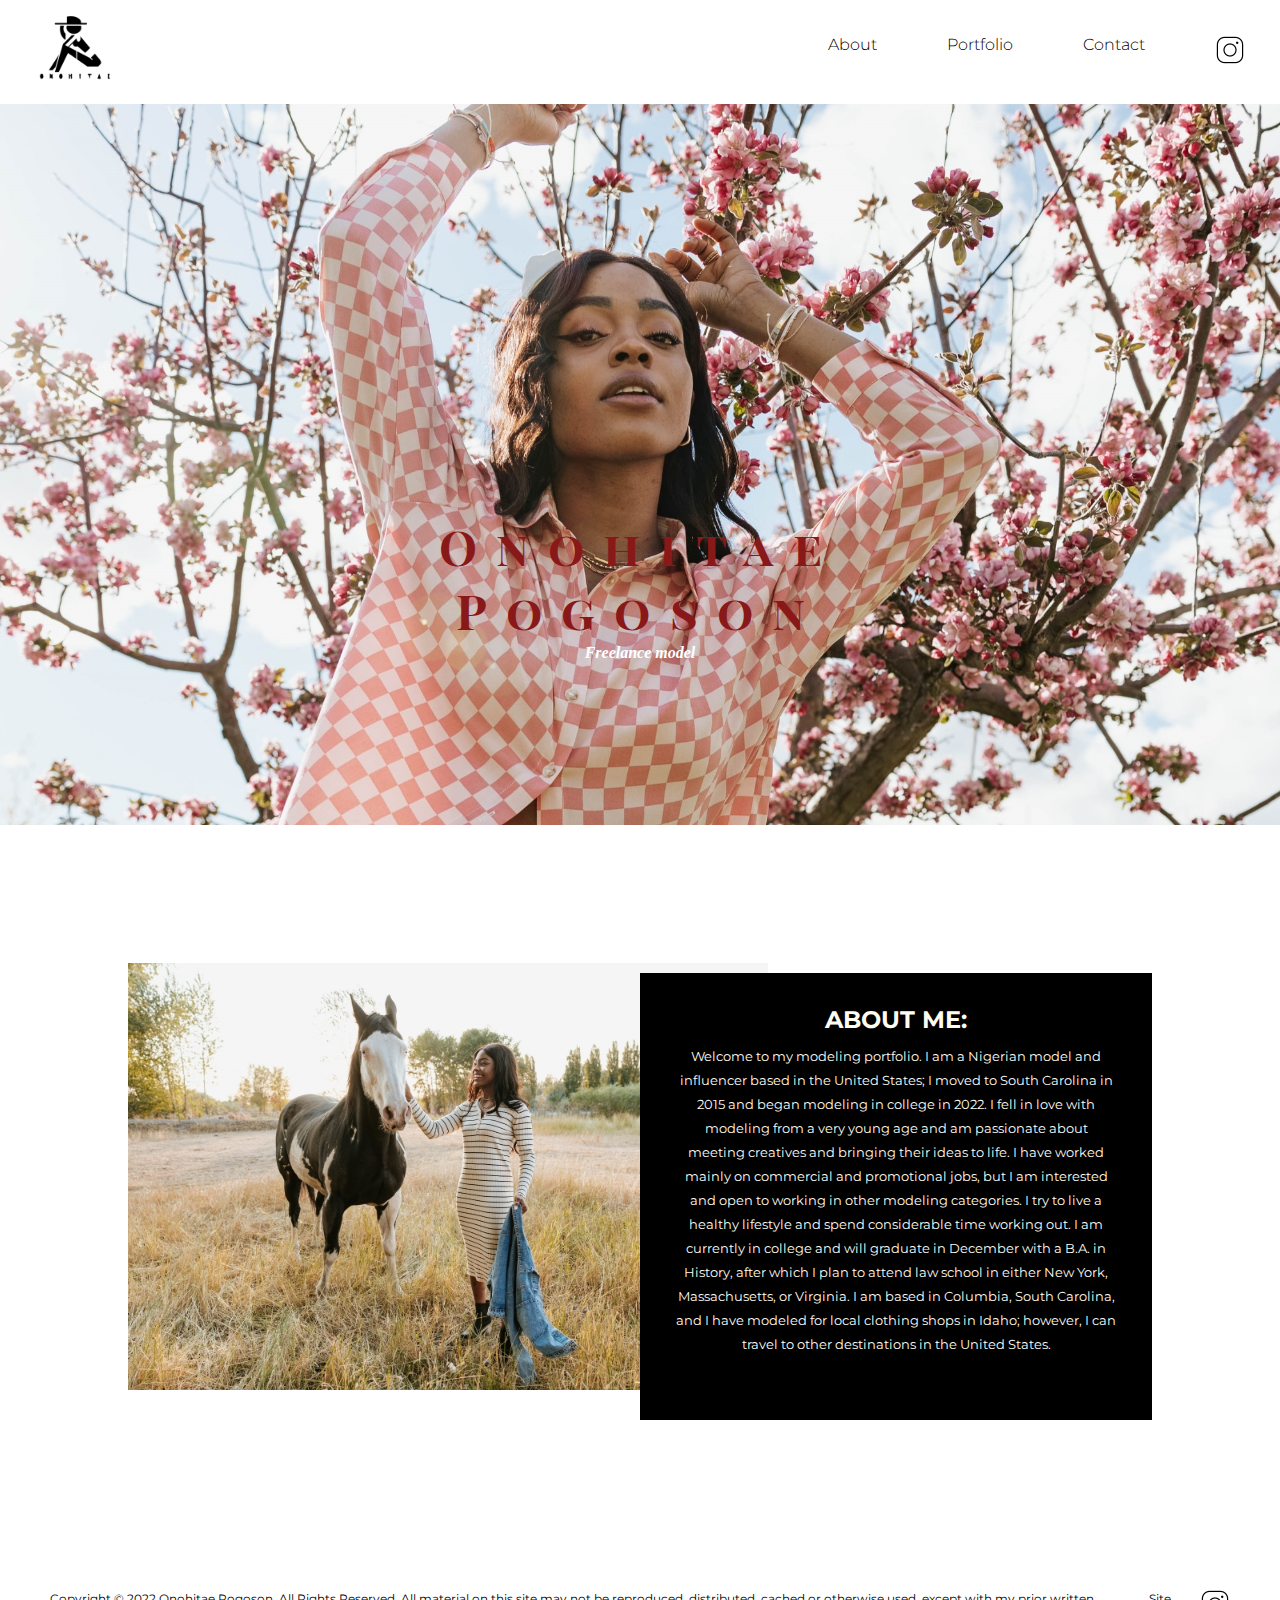
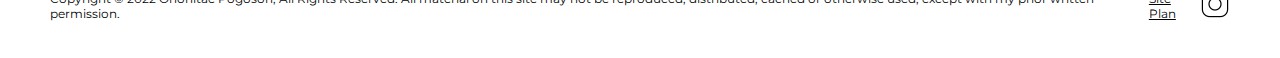
<file: portfolio/index.html>
<!DOCTYPE html>
<html lang="en">
<head>
    <meta charset="UTF-8">
    <meta http-equiv="X-UA-Compatible" content="IE=edge">
    <meta name="viewport" content="width=device-width, initial-scale=1.0">
    <title>Onohitae Pogoson | Modeling Portfolio | About</title>
    <link rel="stylesheet" href="styles/style.css">
</head>
<body>
    <div id="content">
    <header>
        <a id="logo_link" href="index.html">
            <img class="logo" src="images/logo2.png" alt="Onohitae">
        </a>
        <nav>
            <a href="index.html">About</a>
            <a href="portfolio.html">Portfolio</a>
            <a href="contact.html">Contact</a>
            <a href="https://www.instagram.com/ono.hitae" target="_blank">
                <img src="images/IG_icon2.png" alt="ig icon">
            </a>
        </nav>
    </header>
    <div id="hero">
        <div id="hero-box">
            <img id="hero-img" src="images/hero11.jpg" alt="portrait photo">
        </div>
        <section id="hero-msg">
            <h1 class="home-title">Onohitae Pogoson</h1>
            <h4><i>Freelance model</i></h4>
        </section>
    </div>
    <main class="home-grid">
        <div id="background"></div>
        <img class="about" src="images/horse2.jpg" alt="portrait photo">
        <section class="msg">
            <h2>ABOUT ME:</h2>
            <p>Welcome to my modeling portfolio. I am a Nigerian model and influencer based in the United States; I moved to South Carolina in 2015 and began modeling in college in 2022. I fell in love with modeling from a very young age and am passionate about meeting creatives and bringing their ideas to life. I have worked mainly on commercial and promotional jobs, but I am interested and open to working in other modeling categories. I try to live a healthy lifestyle and spend considerable time working out. I am currently in college and will graduate in December with a B.A. in History, after which I plan to attend law school in either New York, Massachusetts, or Virginia. I am based in Columbia, South Carolina, and I have modeled for local clothing shops in Idaho; however, I can travel to other destinations in the United States.</p>
        </section>  
    </main>
    <footer>
        <p>Copyright &copy; 2022 Onohitae Pogoson, All Rights Reserved. All material on this site may not be reproduced, distributed, cached or otherwise used, except with my prior written permission.</p>
        <p><a href="site-plan.html" target="_blank">Site Plan</a></p>
        <div class="social">
            <a href="https://www.instagram.com/ono.hitae" target="_blank">
                <img src="images/IG_icon2.png" alt="ig icon">
            </a>
        </div>
    </footer>
    </div>
</body>
</html>
</file>
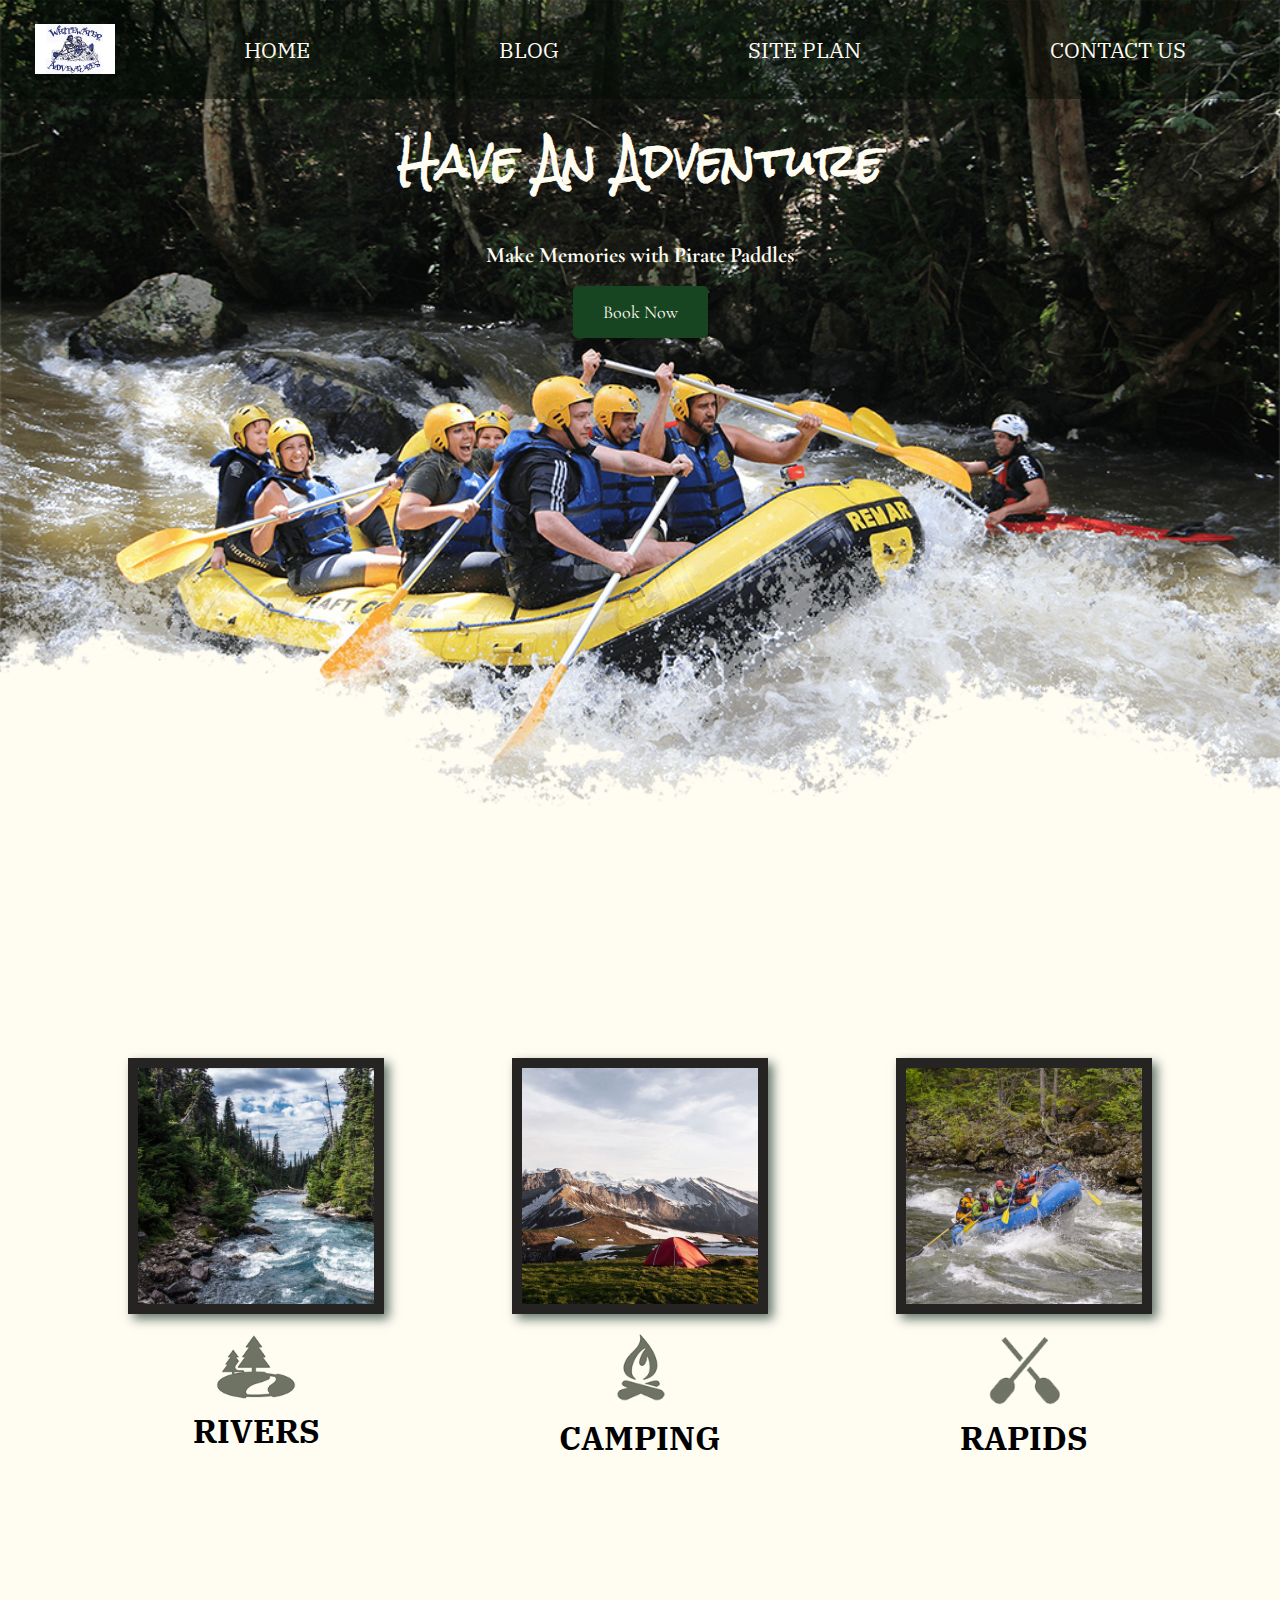
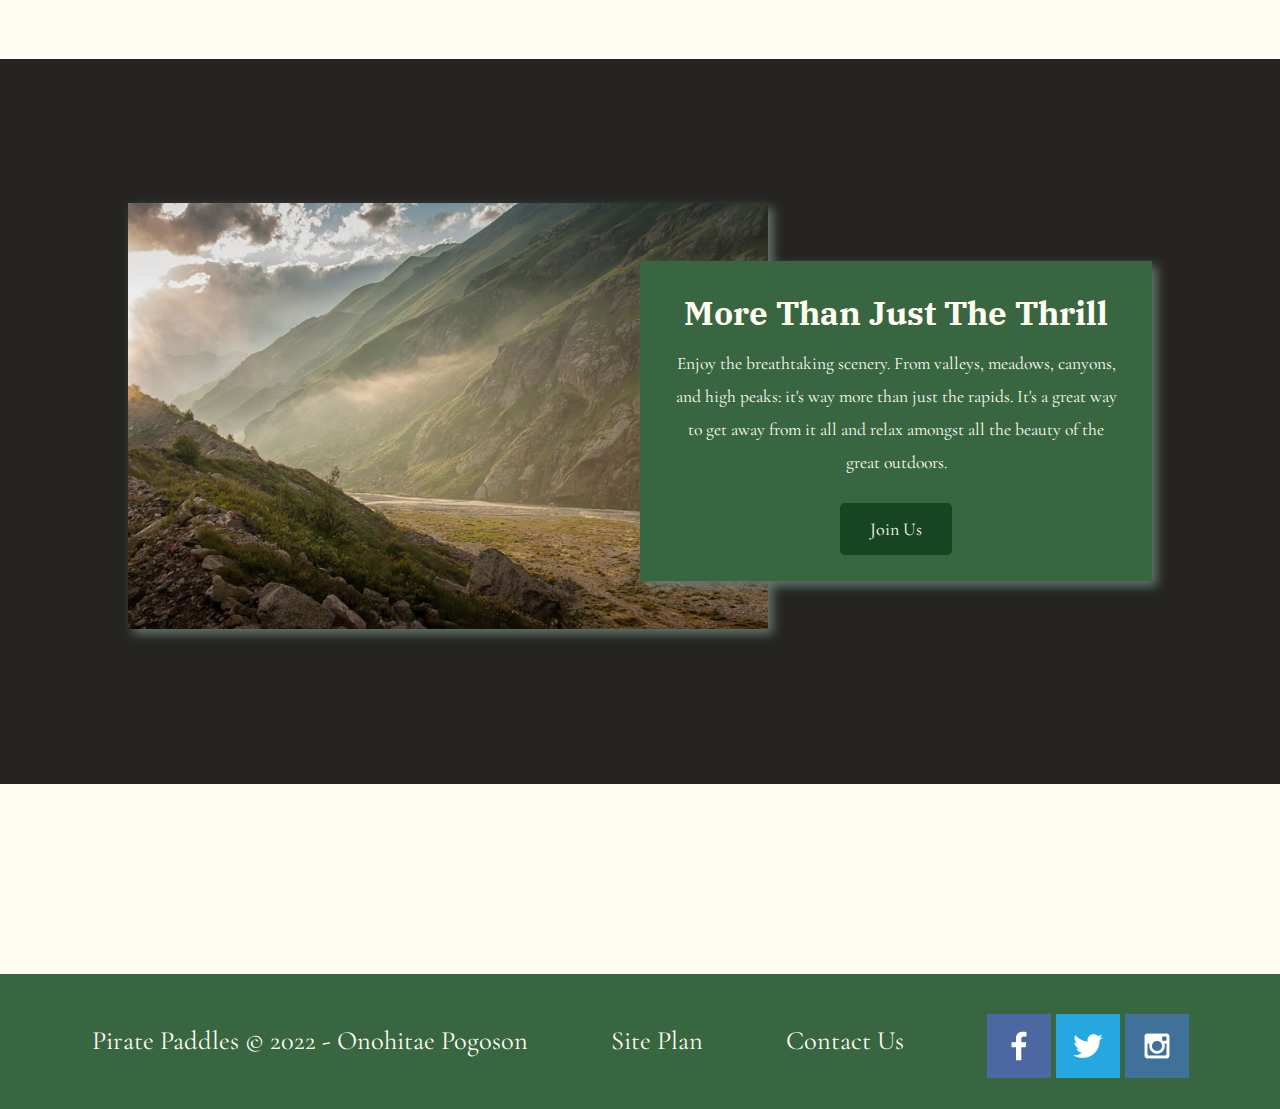
<file: wwr/index.html>
<!DOCTYPE html>
<html lang="en">
<head>
    <meta charset="UTF-8">
    <meta http-equiv="X-UA-Compatible" content="IE=edge">
    <meta name="viewport" content="width=device-width, initial-scale=1.0">
    <title>Whitewater Rafting Vacations | Pirate Paddles Boating | Home</title>
    <link rel="stylesheet" href="styles/style.css">
</head>
<body>
    <div id="content">
    <header>
        <a id="logo_link" href="index.html">
            <img class="logo" src="images/skeletons.png" alt="Pirate Paddles Co. Logo">
        </a>
        <nav>
            <a href="index.html">HOME</a>
            <a href="blog.html">BLOG</a>
            <a href="site-plan-rafting.html">SITE PLAN</a>
            <a href="contactus.html">CONTACT US</a>
        </nav>
    </header>
    <div id="hero">
        <div id="hero-box">
            <img id="hero-img" src="images/hero.png" alt="People enjoying white water rafting">
        </div>
        <section id="hero-msg">
            <h1 class="home-title">Have An Adventure</h1>
            <h4>Make Memories with Pirate Paddles</h4>
            <div class='botton-box'>
                <a class='book' href=contactus.html>Book Now</a>
            </div>
        </section>
    </div>
    <main class="home-grid">
        <section class="rivers-card">
            <img class="card-img" src="images/rivers.jpg" alt="river in forest">
            <img class="icon" src="images/river_icon.png" alt="river icon">
            <h2>RIVERS</h2>
        </section>
        <section class="camping-card">
            <img class="card-img" src="images/camping.jpg" alt="tent in mountains">
            <img class="icon" src="images/fire_icon.png" alt="fire icon">
            <h2>CAMPING</h2>
        </section>
        <section class="rapids-card">
            <img class="card-img" src="images/rapids.jpg" alt="rafting boat">
            <img class="icon" src="images/oars_icon.png" alt="oars icon">
            <h2>RAPIDS</h2>
        </section>
        <div id="background"></div>
        <img class="mountains" src="images/mountains.jpg" alt="Misty mountains">
        <section class="msg">
            <h2>More Than Just The Thrill</h2>
            <p>Enjoy the breathtaking scenery. From valleys, meadows, canyons, and high peaks: it's way more than just the rapids. It's a great way to get away from it all and relax amongst all the beauty of the great outdoors.</p>
            <a class='join' href="rivers.html">Join Us</a>
        </section>
    </main>
    <footer>
        <p>Pirate Paddles &copy; 2022 - Onohitae Pogoson</p>
        <p><a href="site-plan-rafting.html">Site Plan</a></p>
        <p><a href="contactus.html">Contact Us</a></p>
        <div class="social">
            <a href="https://facebook.com" target="_blank">
                <img src="images/facebook.png" alt="fb icon">
            </a>
            <a href="https://twitter.com" target="_blank">
                <img src="images/twitter.png" alt="twitter icon">
            </a>
            <a href="https://instagram.com" target="_blank">
                <img src="images/instagram.png" alt="instagram icon">
            </a>
        </div>
    </footer>
    </div>
</body>
</html>
</file>
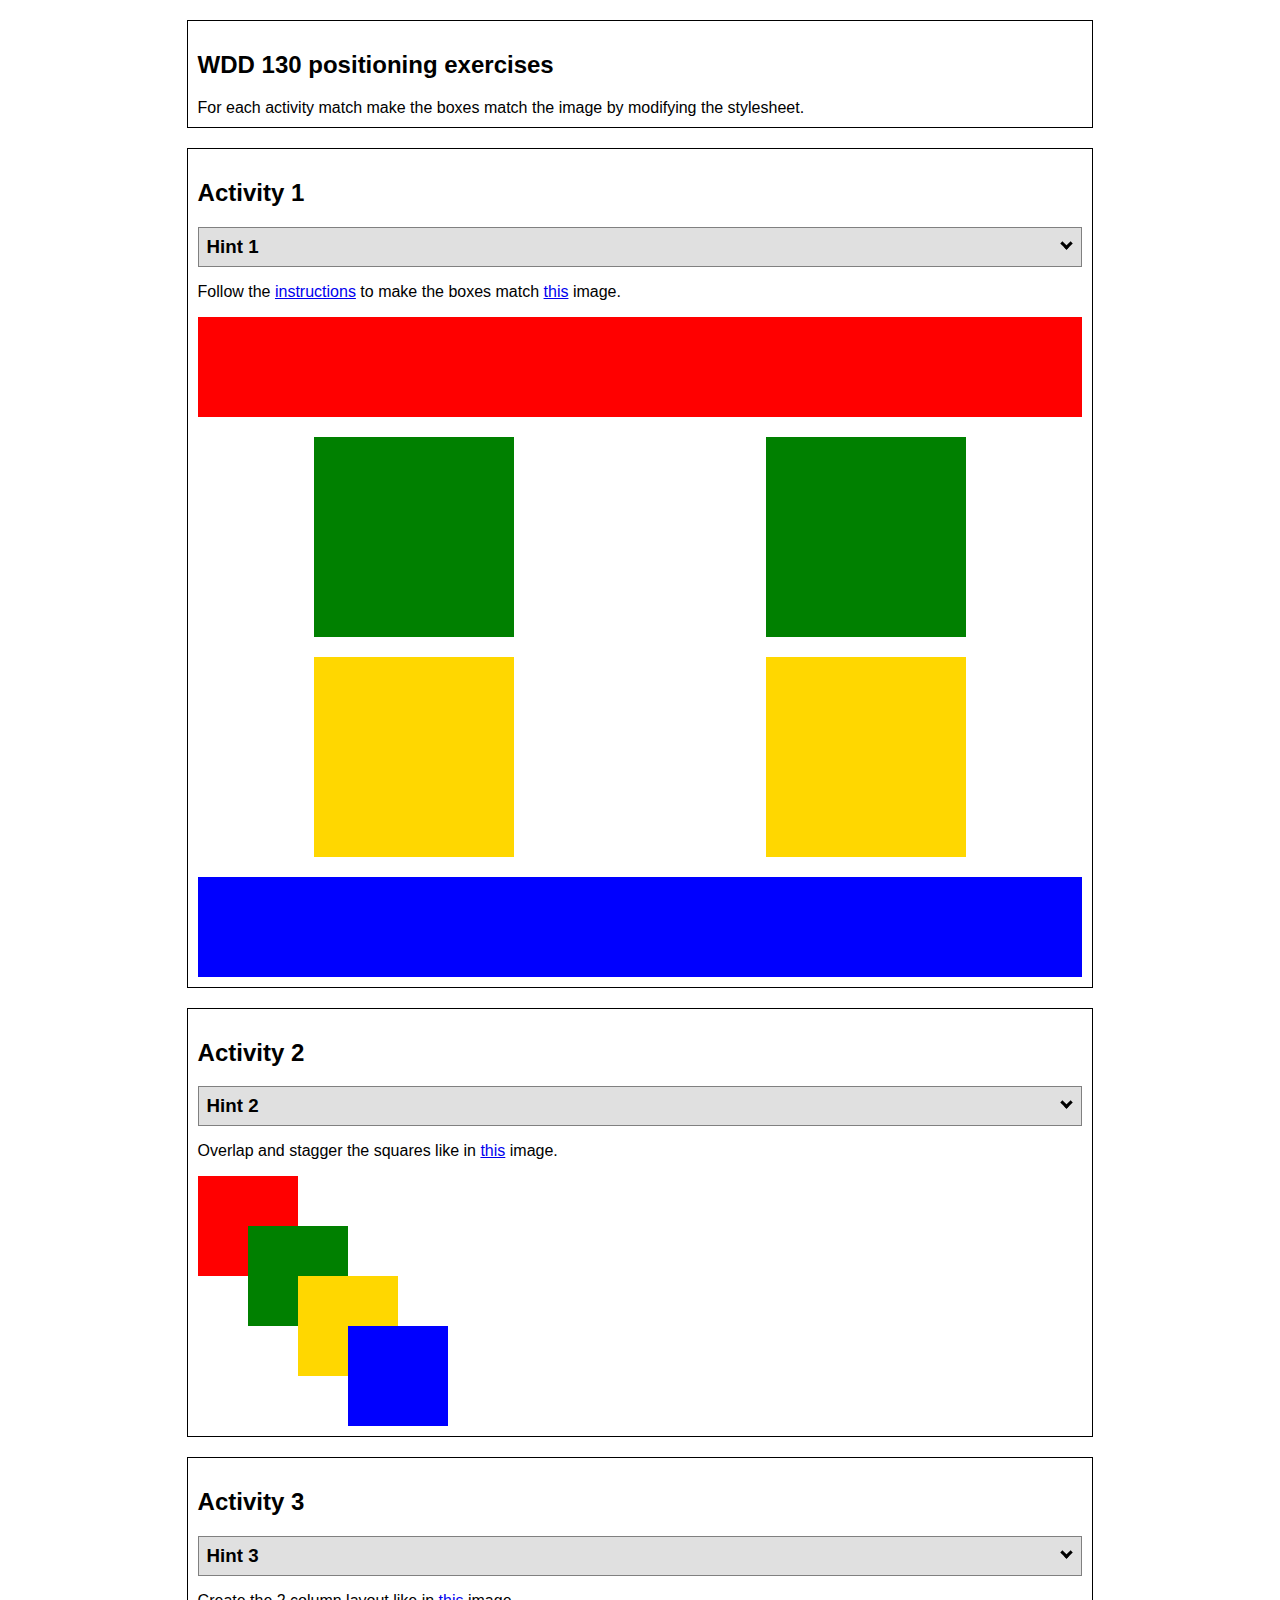
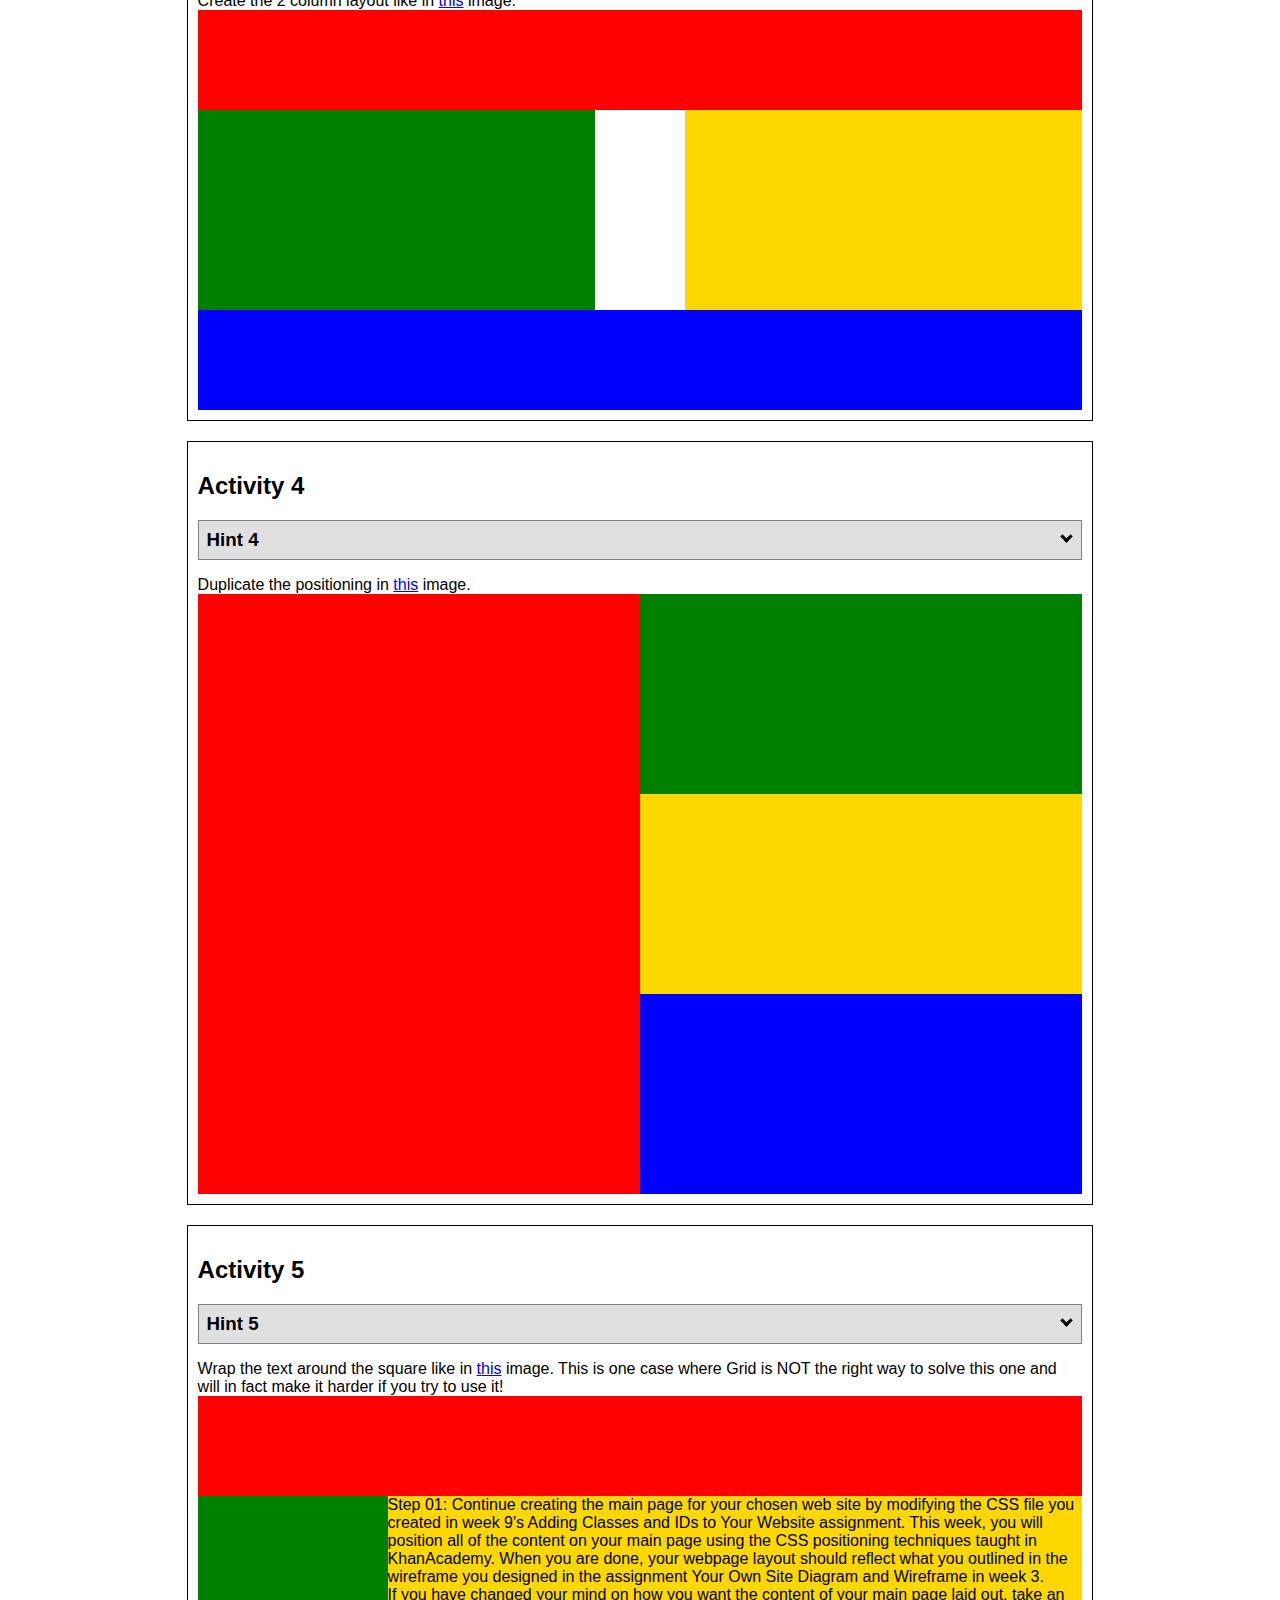
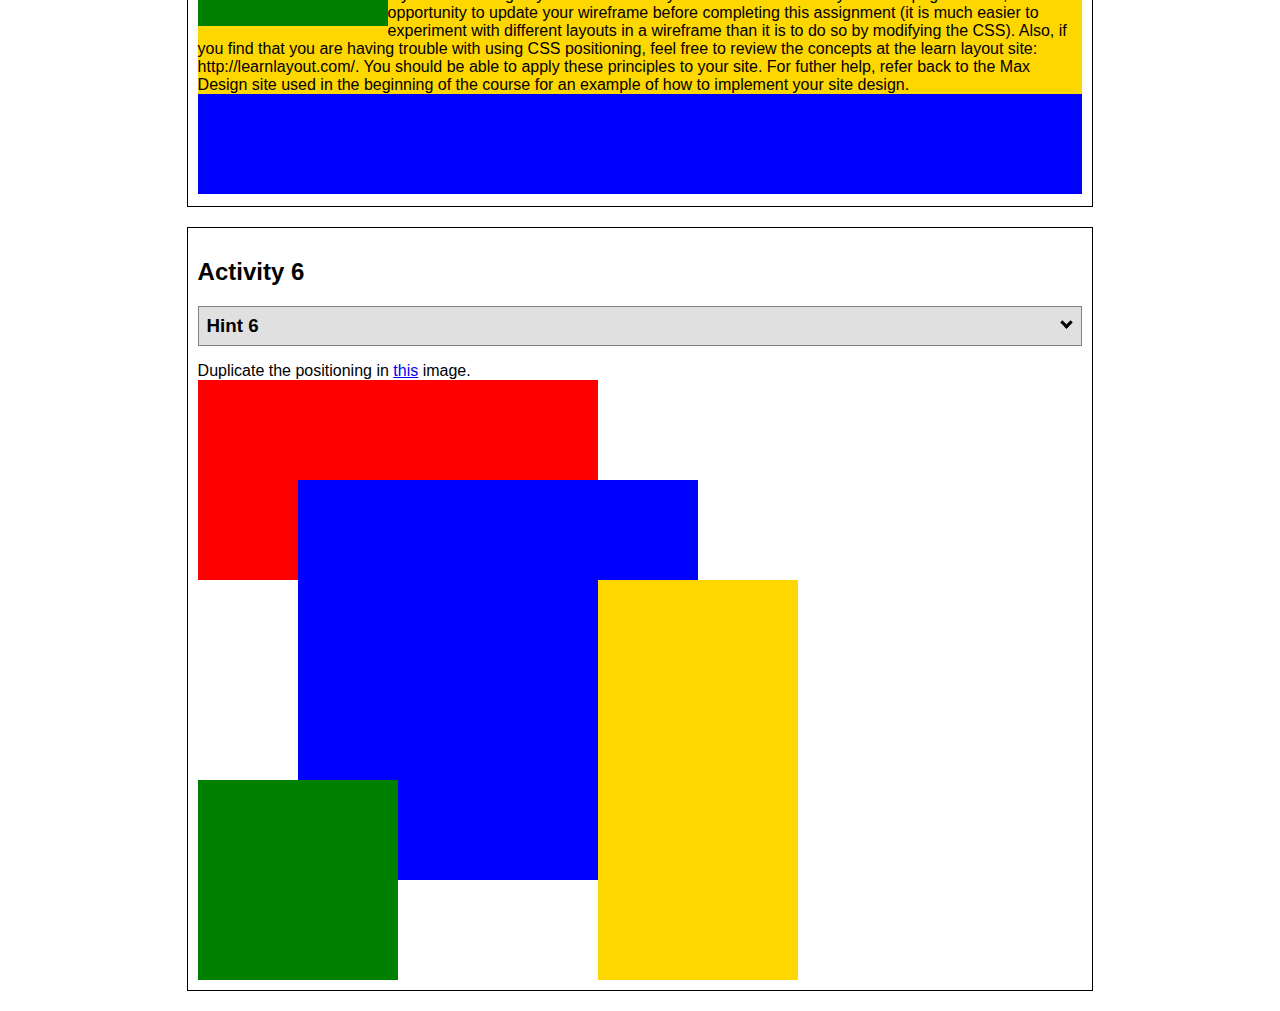
<file: positioning.html>
<!DOCTYPE html>
<html lang="en">
  <head>
    <!-- HTML - Name: positioning.html -->
    <title>Positioning Activity</title>
    <link rel="stylesheet" type="text/css" href="positionstyles.css" />
  </head>
  <body>
    <div class="activity">
      <h2>WDD 130 positioning exercises</h2>
      For each activity match make the boxes match the image by modifying the stylesheet.</div>
    <div class="activity">
      <h2>Activity 1</h2>
      <section class="hint"><input type="checkbox" ><i></i> <h3>Hint 1</h3><div><p>Check out the <a href="https://byui-wdd.github.io/wdd130/activities/w06-css-positioning.html" target="_blank">activity instructions</a> in Ilearn!</p></div></section>
      <p>Follow the <a href="https://byui-wdd.github.io/wdd130/activities/w06-css-positioning.html" target="_blank">instructions</a> to make the boxes match  <a href="https://byui-wdd.github.io/wdd130/images/example1.png" target="_blank">this</a> image.</p>
      <div class="content1" >
        <div class="red1" ></div>
        <div class="green1" ></div>
        <div class="green1" ></div>
        <div class="yellow1"></div>
        <div class="yellow1"></div>
        <div class="blue1"></div>
      </div>
    </div>
    <div class="activity">
      <h2>Activity 2</h2>
      <section class="hint"><input type="checkbox" > <h3>Hint 2</h3><i></i><div><p>Remember that the best way to shift elements around slightly on the page is with Margins.  You could also use Grid.  Either would work for this. If you choose margin, you can use a <em>negative</em> margin. (ie margin-top: -20px;)</p><h4>Properties used:</h4><ul><li>margin-top, margin-left</li><li>...or...</li><li>grid-template-columns: 50px 50px 50px 50px 50px </li></ul></div></section>
      <p>Overlap and stagger the squares like in <a href="https://byui-wdd.github.io/wdd130/images/example2.png" target="_blank">this</a> image.</p>
      <div class="content2" >
        <div class="red2" ></div>
        <div class="green2" ></div>
        <div class="yellow2"></div>
        <div class="blue2"></div>
      </div>
    </div>
    <div class="activity">
      <h2>Activity 3</h2>
      <section class="hint"><input type="checkbox" > <h3>Hint 3</h3><i></i><div><p>This one is going to be best solved with CSS Grid. Remember to make the boxes the right width first...then start moving them around. </p><h4>Properties used:</h4><ul><li>display:grid;</li><li>grid-template-columns:</li><li>grid-column-gap:</li>
        <li>grid-column:</li>  </ul></div></section>
      Create the 2 column layout like in <a href="https://byui-wdd.github.io/wdd130/images/example3.png" target="_blank">this</a>  image.
      <div class="content3" >
        <div class="red3" ></div>
        <div class="green3" ></div>
        <div class="yellow3"></div>
        <div class="blue3"></div>
      </div>
    </div>
    <div class="activity">
      <h2>Activity 4</h2>
      <section class="hint"><input type="checkbox" > <h3>Hint 4</h3><i></i><div><p>For the others we have been primarily concerned with width. For this one you will need to adjust height as well. </p><h4>Properties used:</h4><ul><li>display:grid;</li><li>grid-template-columns:</li><li>grid-row:</li></ul></div></section>
      Duplicate the positioning in <a href="https://byui-wdd.github.io/wdd130/images/example4.png" target="_blank">this</a> image. 
      <div class="content4" >
        <div class="red4" ></div>
        <div class="green4" ></div>
        <div class="yellow4"></div>
        <div class="blue4"></div>
      </div>
    </div>

    <div class="activity">
      <h2>Activity 5</h2>
      <section class="hint"><input type="checkbox" > <h3>Hint 5</h3><i></i><div><p>Grid is <strong>not</strong> the right way to do this.  In fact there is only one way to really do that...and that is with float. Remember that we float the thing we want the text to wrap around.  Also remember to start by making all the shapes the right size and shape.</p><h4>Properties used:</h4><ul><li>float: left;</li></ul></div></section>
      Wrap the text around the square like in <a href="https://byui-wdd.github.io/wdd130/images/example5.png" target="_blank">this</a> image. This is one case where Grid is NOT the right way to solve this one and will in fact make it harder if you try to use it!
      <div class="content5" >
        <div class="red5" ></div>
        <div class="green5" ></div>
        <div class="yellow5">Step 01: Continue creating the main page for your chosen web site by modifying the CSS file you created in week 9's Adding Classes and IDs to Your Website assignment. This week, you will position all of the content on your main page using the CSS positioning techniques taught in KhanAcademy. When you are done, your webpage layout should reflect what you outlined in the wireframe you designed in the assignment Your Own Site Diagram and Wireframe in week 3. <br />
          If you have changed your mind on how you want the content of your main page laid out, take an opportunity to update your wireframe before completing this assignment (it is much easier to experiment with different layouts in a wireframe than it is to do so by modifying the CSS). Also, if you find that you are having trouble with using CSS positioning, feel free to review the concepts at the learn layout site: http://learnlayout.com/. You should be able to apply these principles to your site. For futher help, refer back to the Max Design site used in the beginning of the course for an example of how to implement your site design.</div>
        <div class="blue5"></div>
      </div>
    </div>
    <div class="activity">
      <h2>Activity 6</h2>
      <section class="hint"><input type="checkbox" > <h3>Hint 6</h3><i></i><div><p>This one is all about visualizing the grid behind the layout. If you are having a hard time doing that first: all the sizes are even multiples of 100, and second here is another example with the lines drawn: <a href="https://byui-wdd.github.io/wdd130/images/example6-hint.png" target="_blank">example 6 with lines</a>. For this one you will find it easiest if you use px for the column width. You can also use <kbd>z-index</kbd> to control the element layering.    </p><h4>Properties used:</h4><ul><li>display:grid;</li><li>grid-template-columns:</li><li>grid-column:</li><li>grid-row:</li><li><a href="https://www.w3schools.com/cssref/pr_pos_z-index.asp" target="_blank">z-index:</a></li></ul></div></section>
      Duplicate the positioning in <a href="https://byui-wdd.github.io/wdd130/images/example6.png" target="_blank">this</a> image.
      <div class="content6" >
        <div class="red6" ></div>
        <div class="green6" ></div>
        <div class="yellow6"></div>
        <div class="blue6"></div>
      </div>
    </div>
  </body>
</html>
</file>
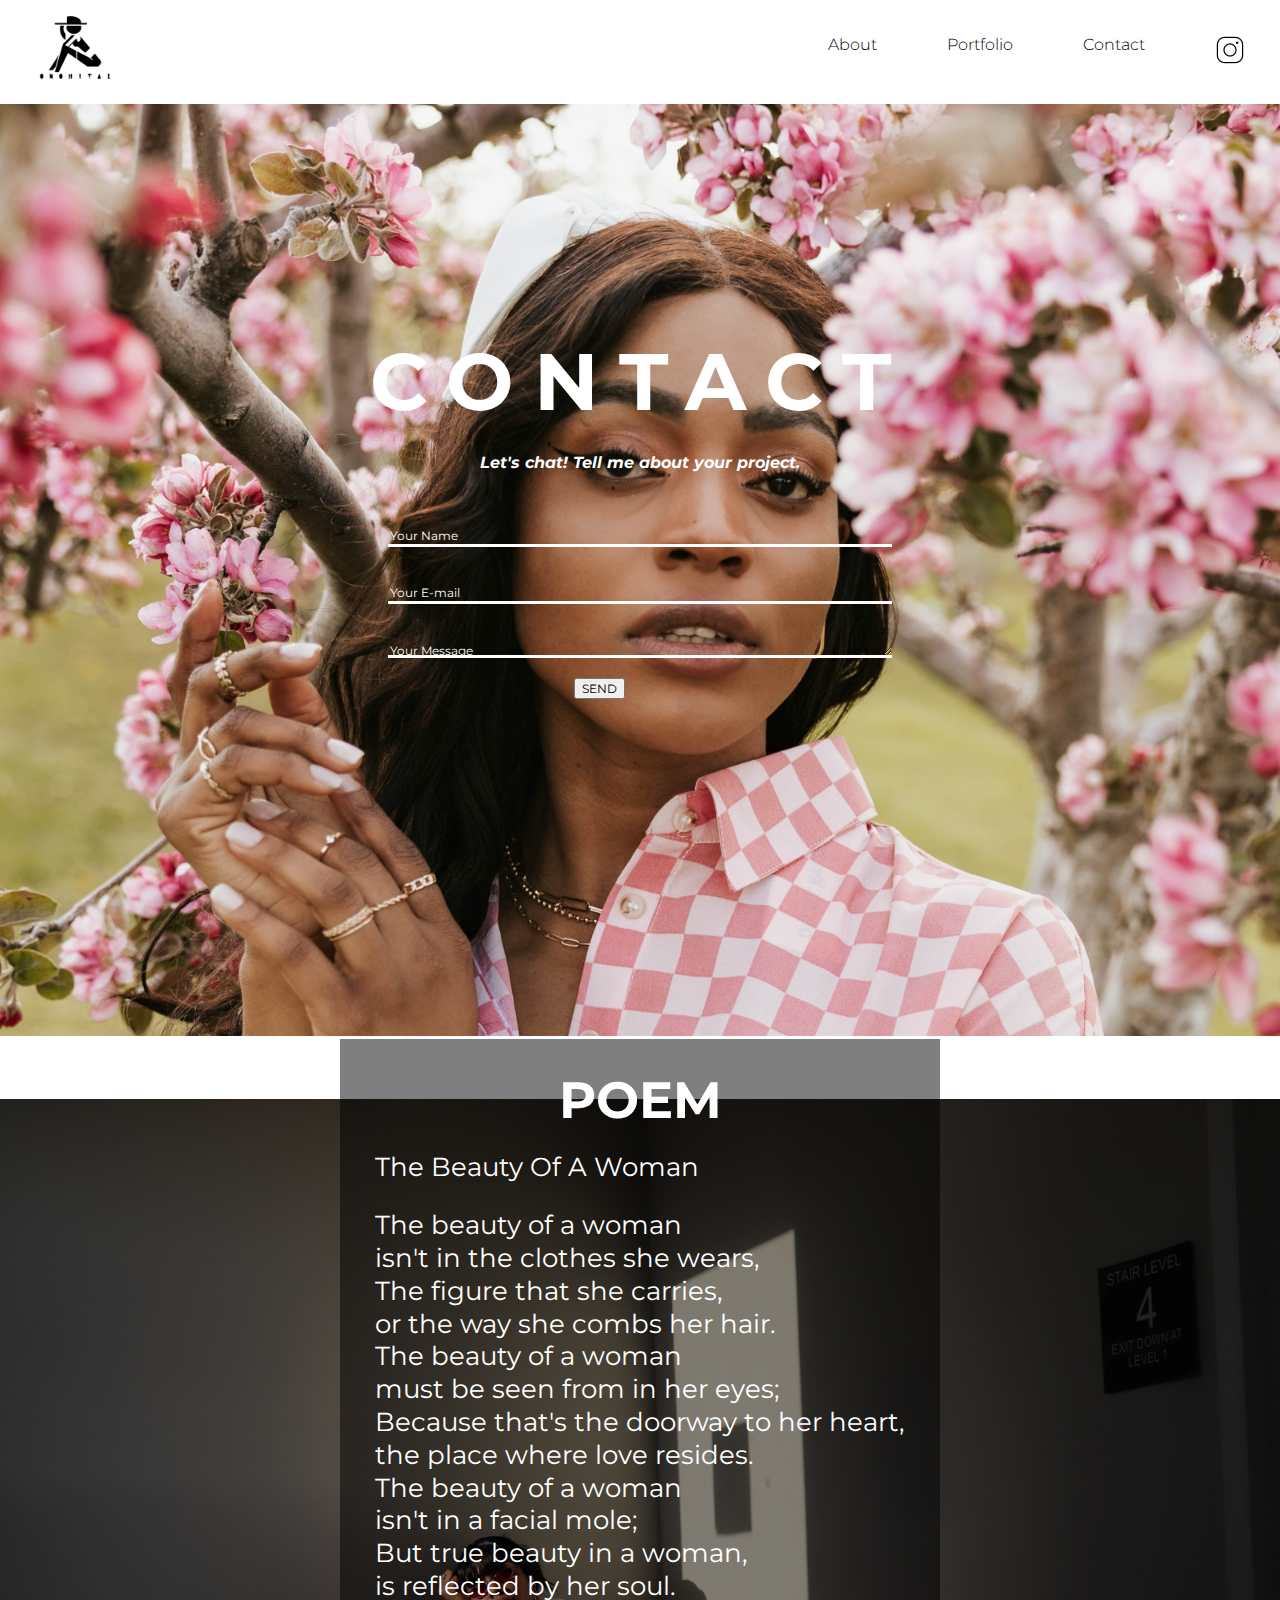
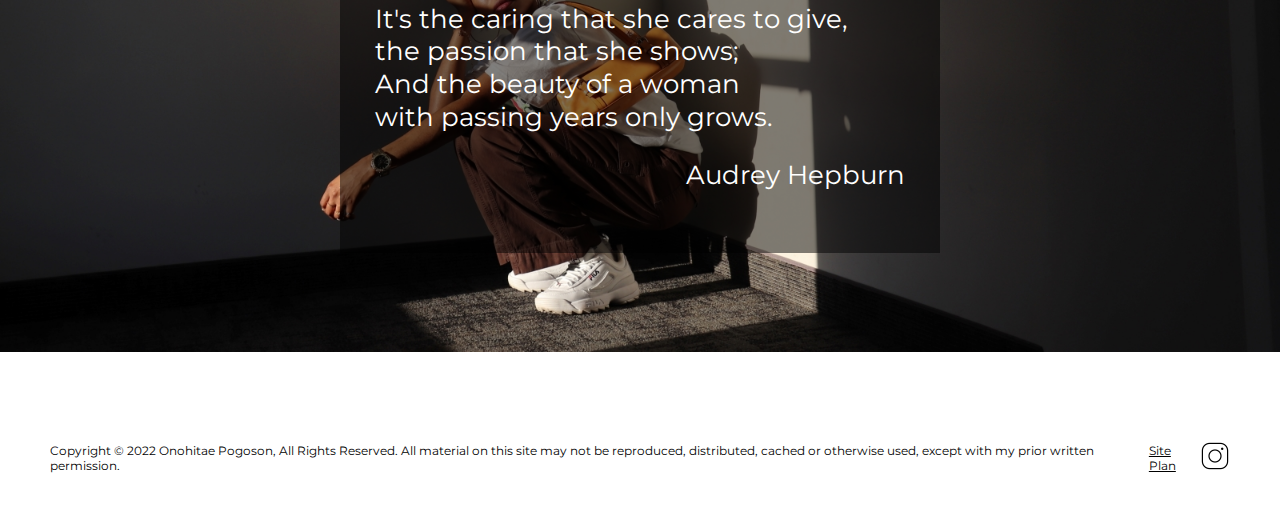
<file: portfolio/contact.html>
<!DOCTYPE html>
<html lang="en">
<head>
    <meta charset="UTF-8">
    <meta http-equiv="X-UA-Compatible" content="IE=edge">
    <meta name="viewport" content="width=device-width, initial-scale=1.0">
    <title>Onohitae Pogoson | Contact | Send a Message</title>
    <link rel="stylesheet" href="styles/style.css">
</head>
<body>
    <div id="content">
    <header>
        <a id="logo_link" href="index.html">
            <img class="logo" src="images/logo2.png" alt="Onohitae">
        </a>
        <nav>
            <a href="index.html">About</a>
            <a href="portfolio.html">Portfolio</a>
            <a href="contact.html">Contact</a>
            <a href="https://www.instagram.com/ono.hitae" target="_blank">
                <img src="images/IG_icon2.png" alt="ig icon">
            </a>
        </nav>
    </header>
    <div id="hero2">
        <div id="hero2-box">
            <img id="hero2-img" src="images/hero3.jpg" alt="portrait photo">
        </div>
        <section id="hero2-msg">
            <h1 class="home-title2">CONTACT</h1>
            <h4><i>Let's chat! Tell me about your project.</i></h4>
        </section>
    </div>
<main>
    <div id="feedback"></div>
        <form action="/my-contact-form-page" method="post">
            <ul>
                <li>
                  <label for="name"></label>
                  <input type="text" id="name" name="user_name" placeholder="Your Name">
                </li>
                <li>
                  <label for="mail"></label>
                  <input type="email" id="mail" name="user_email" placeholder="Your E-mail">
                </li>
                <li>
                  <label for="msg"></label>
                  <textarea id="msg" name="user_message" placeholder="Your Message" ></textarea>
                </li>
                <li class="button">
                    <button type="submit">SEND</button>
                  </li>
              </ul>
        </form>
</main>
    </div>
    <div id="hero3">
        <div id="hero3-box">
            <img id="hero3-img" src="images/squat4.JPG" alt="portrait photo">
        </div>
        <section id="hero3-msg">
            <h1 class="home-title3">POEM</h1>
            <p>The Beauty Of A Woman</p>
            <p>The beauty of a woman<br>
                isn't in the clothes she wears,<br>
                The figure that she carries,<br>
                or the way she combs her hair.<br>
                The beauty of a woman<br>
                must be seen from in her eyes;<br>
                Because that's the doorway to her heart,<br>
                the place where love resides.<br>
                The beauty of a woman<br>
                isn't in a facial mole;<br>
                But true beauty in a woman,<br>
                is reflected by her soul.<br>
                It's the caring that she cares to give,<br>
                the passion that she shows;<br>
                And the beauty of a woman<br>
                with passing years only grows.</p>
            <p id="author">Audrey Hepburn</p> 
        </section>
    </div>
    <footer>
        <p>Copyright &copy; 2022 Onohitae Pogoson, All Rights Reserved. All material on this site may not be reproduced, distributed, cached or otherwise used, except with my prior written permission.</p>
        <p><a href="site-plan.html" target="_blank">Site Plan</a></p>
        <div class="social">
            <a href="https://www.instagram.com/ono.hitae" target="_blank">
                <img src="images/IG_icon2.png" alt="ig icon">
            </a>
        </div>
    </footer>
    <script>
        // get the feedback div element so we can do something with it.
        const feedbackElement = document.getElementById('feedback');
        // get the form so we can read what was entered in it.
        const formElement = document.forms[0];
        // add a 'listener' to wait for a submission of our form. When that happens run the code below.
        formElement.addEventListener('submit', function(e) {
            // stop the form from doing the default action.
            e.preventDefault();
            // set the contents of our feedback element to a message letting the user know the form was submitted successfully. Notice that we pull the name that was entered in the form to personalize the message!
            feedbackElement.innerHTML = 'Hello '+ formElement.user_name.value +'! Thank you for your message. We will get back with you as soon as possible!';
            // make the feedback element visible.
            feedbackElement.style.display = "block";
            // add a class to move everything down so our message doesn't cover it.
            document.body.classList.toggle('moveDown');
        });
    </script>
</body>
</html>
</file>
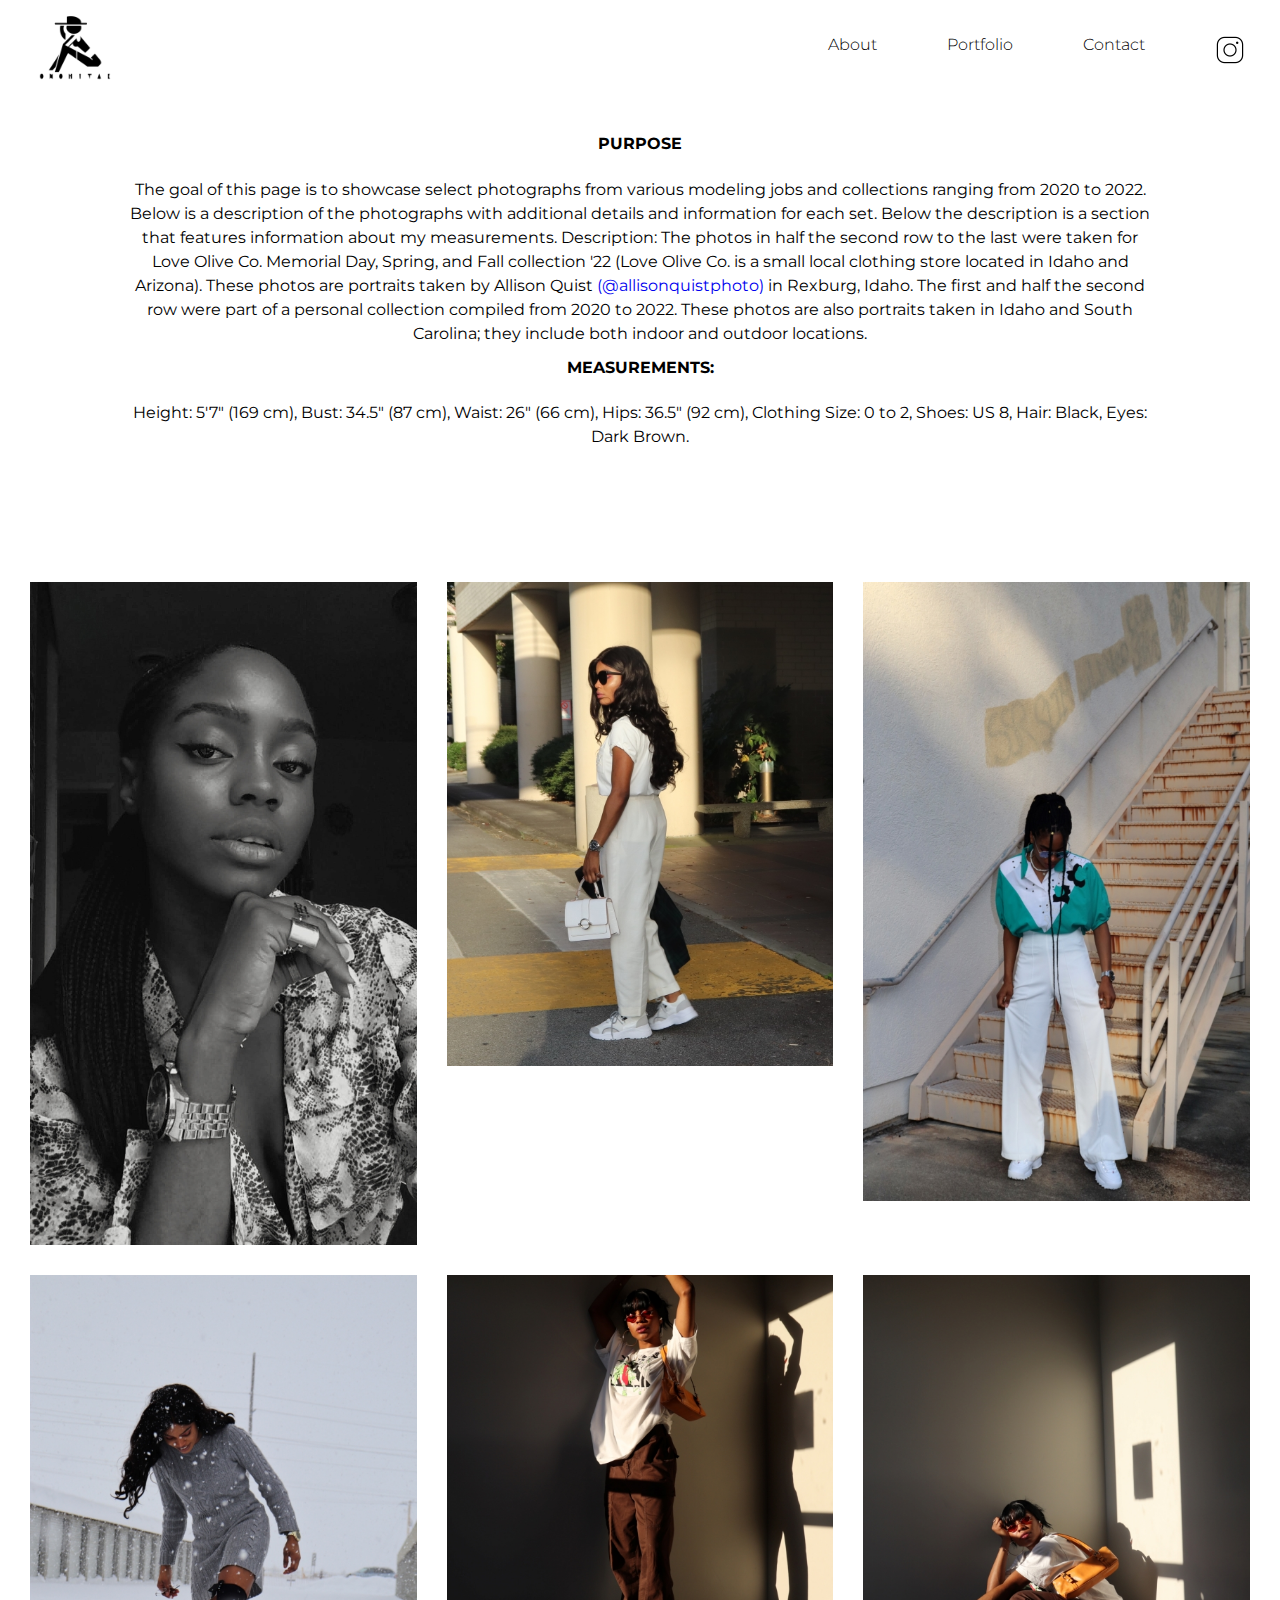
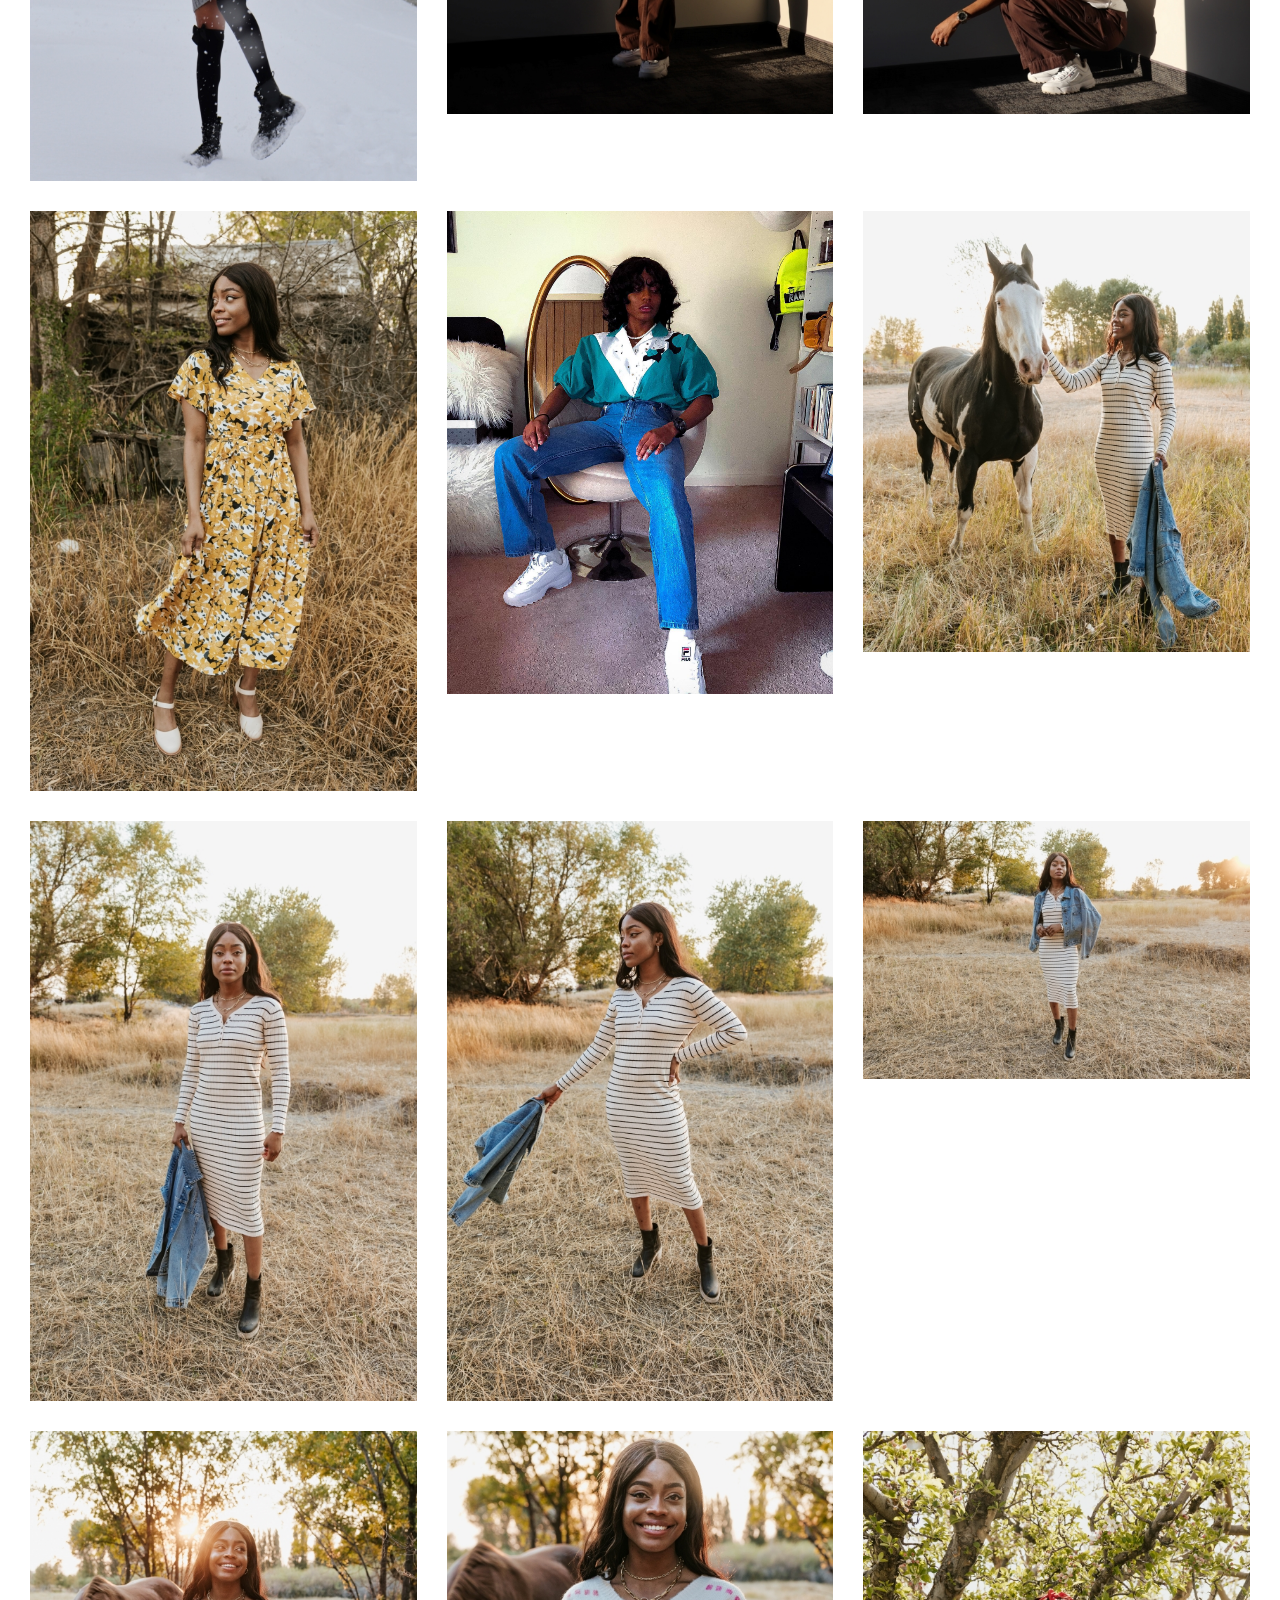
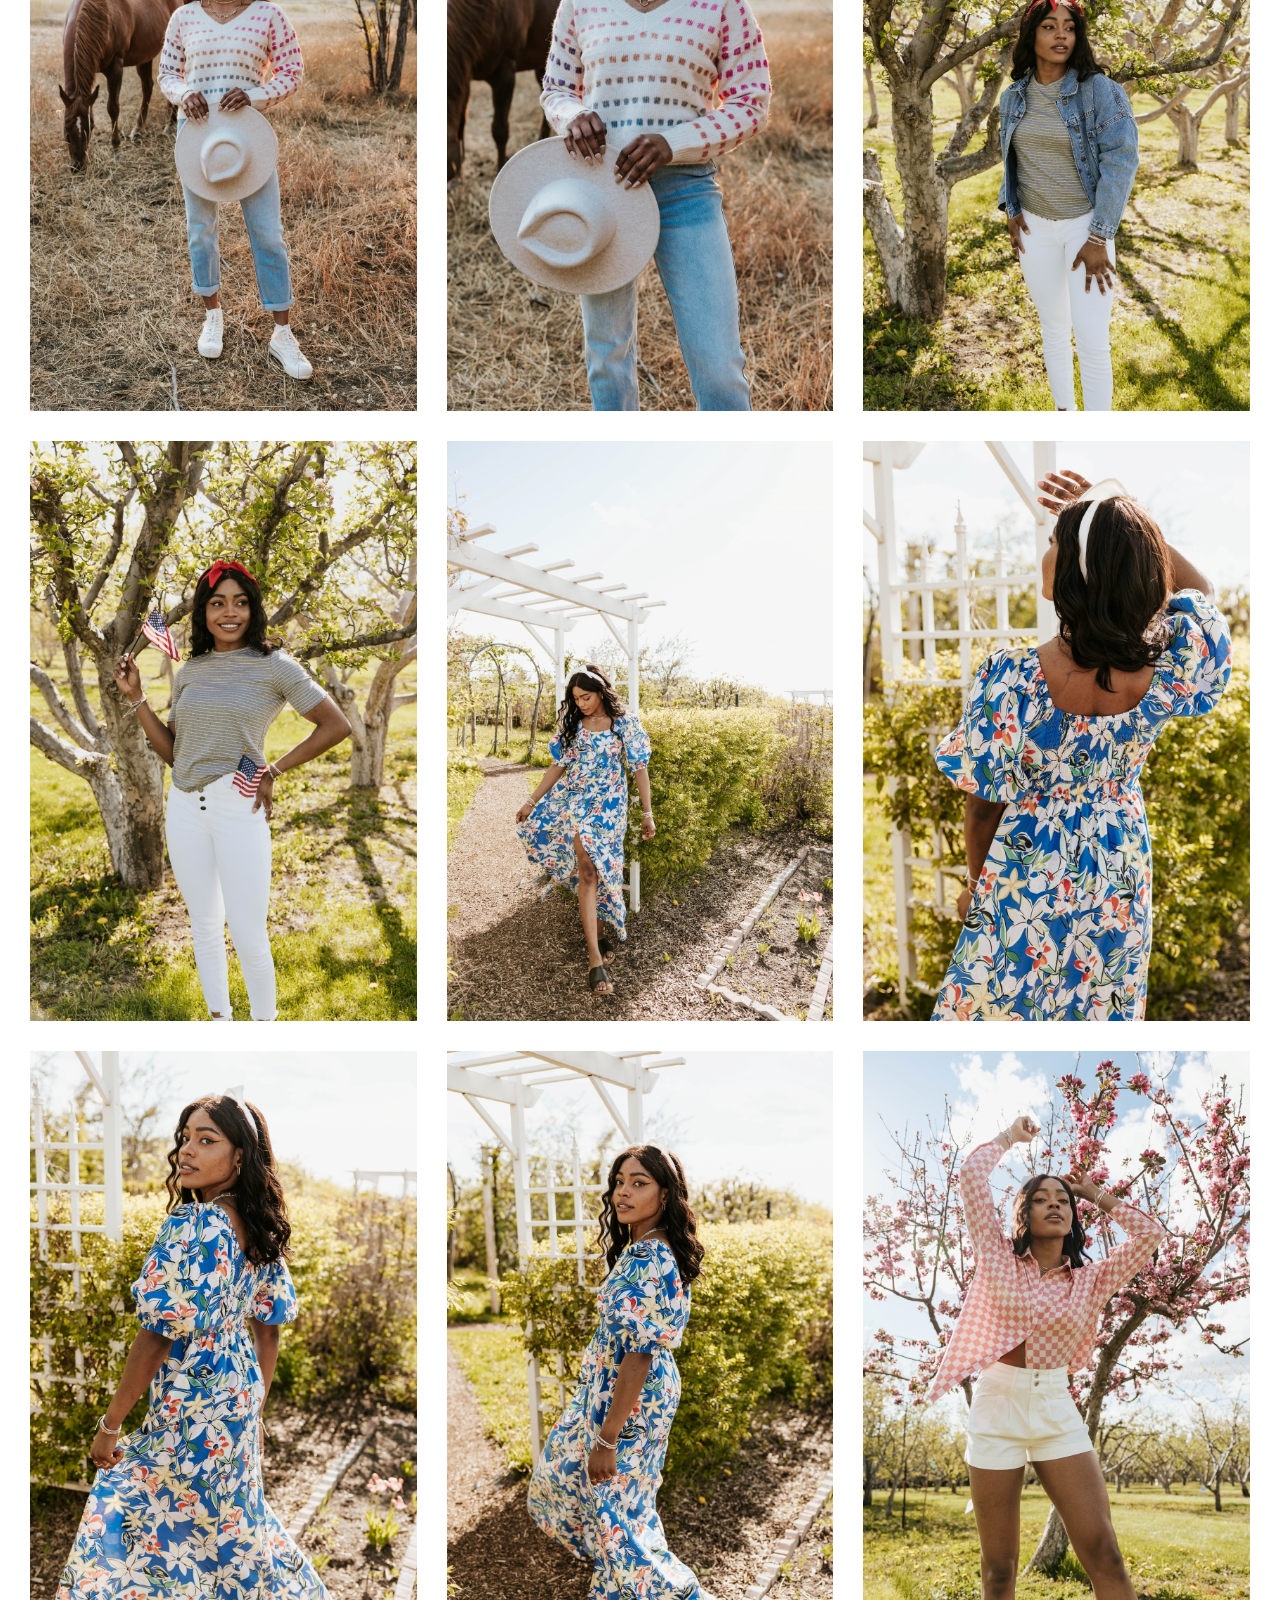
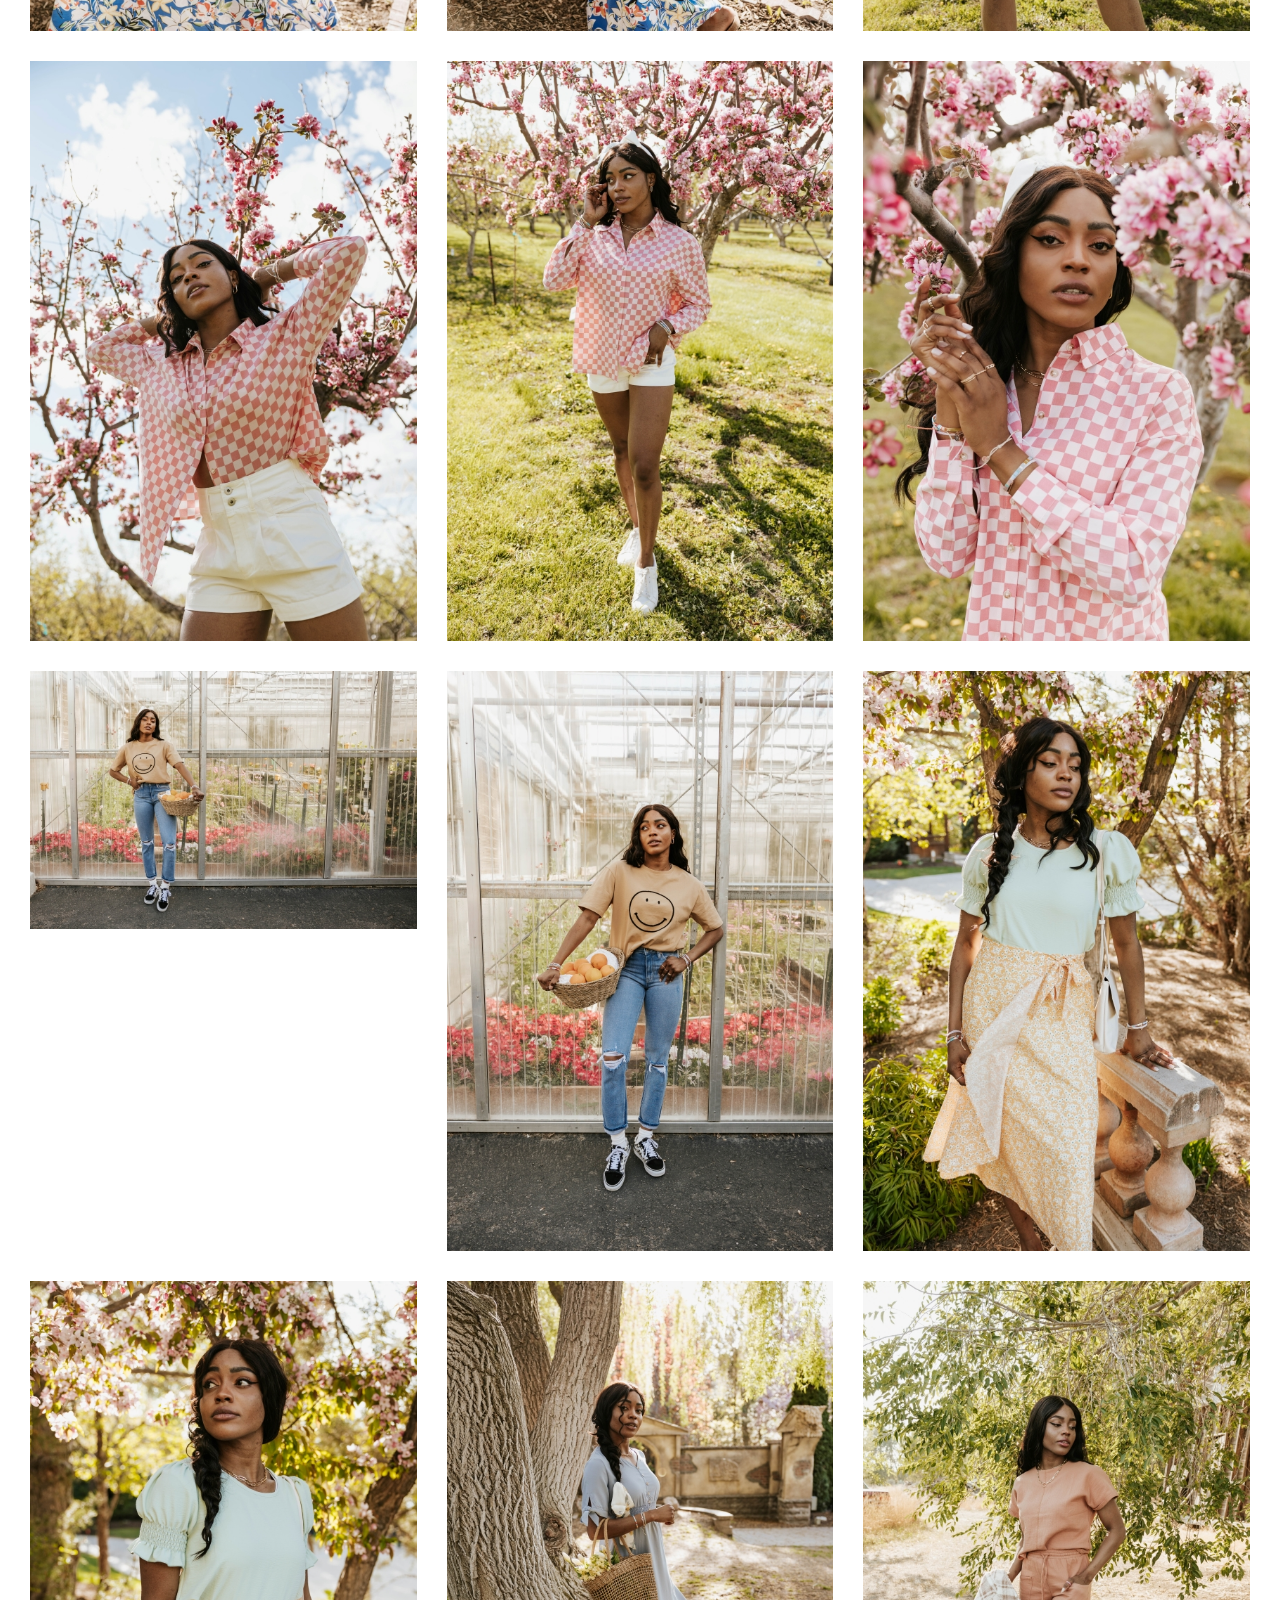
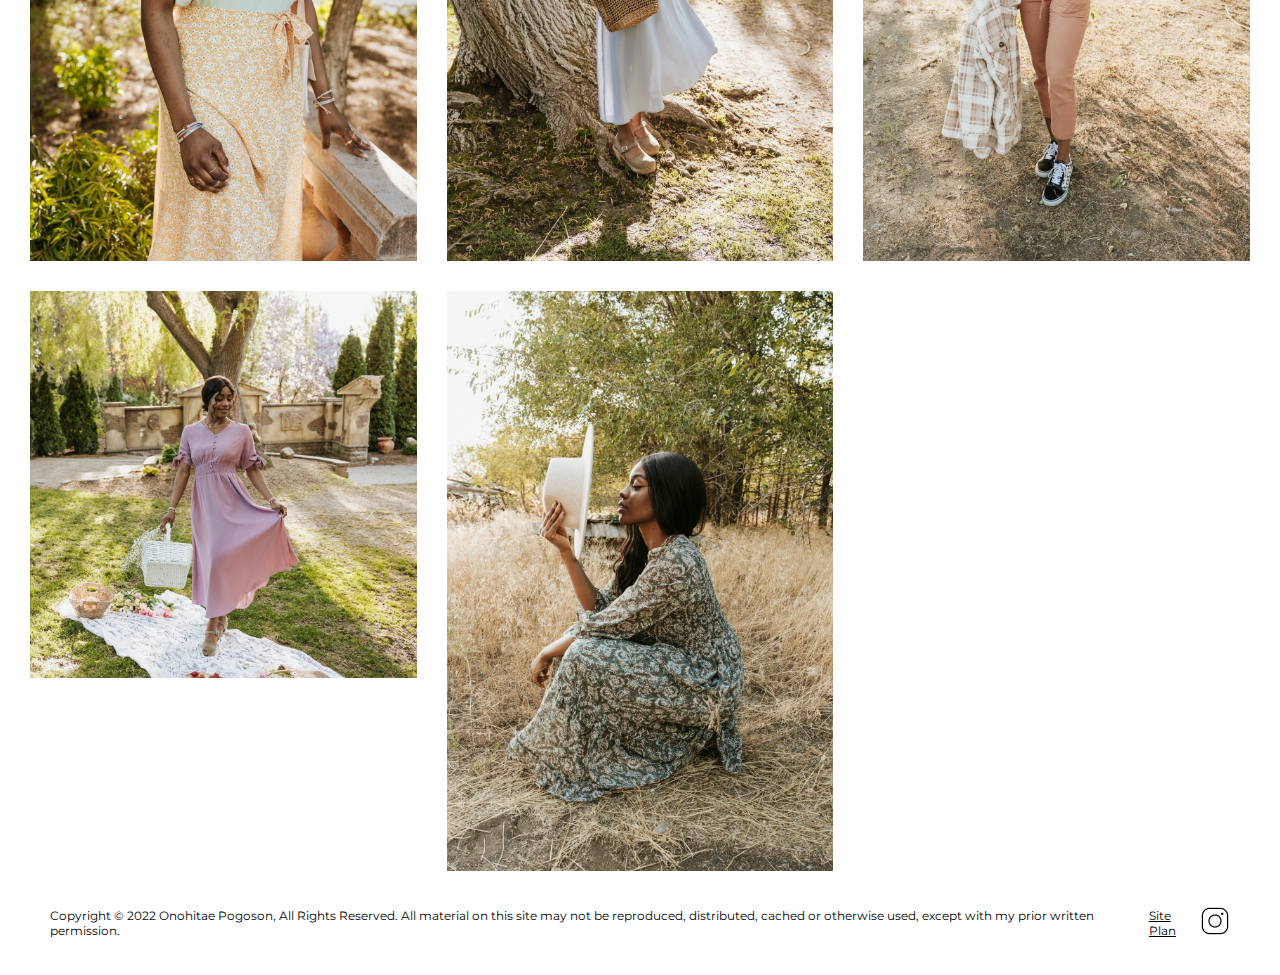
<file: portfolio/portfolio.html>
<!DOCTYPE html>
<html lang="en">
<head>
    <meta charset="UTF-8">
    <meta http-equiv="X-UA-Compatible" content="IE=edge">
    <meta name="viewport" content="width=device-width, initial-scale=1.0">
    <title>Onohitae Pogoson | Modeling Portfolio | Gallery</title>
    <link rel="stylesheet" href="styles/style.css">
</head>
<body>
    <div id="content">
    <header>
        <a id="logo_link" href="index.html">
            <img class="logo" src="images/logo2.png" alt="Onohitae">
        </a>
        <nav>
            <a href="index.html">About</a>
            <a href="portfolio.html">Portfolio</a>
            <a href="contact.html">Contact</a>
            <a href="https://www.instagram.com/ono.hitae" target="_blank">
                <img src="images/IG_icon2.png" alt="ig icon">
            </a>
        </nav>
    </header>
    <main>
        <div id="background2">
        <section class="msg2">
            <h4>PURPOSE</h4>
            <p>The goal of this page is to showcase select photographs from various modeling jobs and collections ranging from 2020 to 2022. Below is a description of the photographs with additional details and information for each set. Below the description is a section that features information about my measurements.
                Description: The photos in half the second row to the last were taken for Love Olive Co. Memorial Day, Spring, and Fall collection '22 (Love Olive Co. is a small local clothing store located in Idaho and Arizona). These photos are portraits taken by Allison Quist <a href="https://www.instagram.com/allisonquistphoto/" target="_blank">(@allisonquistphoto)</a> in Rexburg, Idaho. The first and half the second row were part of a personal collection compiled from 2020 to 2022. These photos are also portraits taken in Idaho and South Carolina; they include both indoor and outdoor locations.</p> &nbsp;
            <h4>MEASUREMENTS:</h4>
            <p>Height: 5'7" (169 cm), Bust: 34.5" (87 cm), Waist: 26" (66 cm), Hips: 36.5" (92 cm), Clothing Size: 0 to 2, Shoes: US 8, Hair: Black, Eyes: Dark Brown.</p>
        </section>
        </div>
        <div id="home-grid2">
            <img class="a" src="images/a.jpg" alt="portrait photo">
            <img class="a" src="images/b.JPG" alt="portrait photo" style="width:100%">
            <img class="a" src="images/c.jpg" alt="portrait photo" style="width:100%">
            <img class="b" src="images/d.jpg" alt="portrait photo" style="width:100%">
            <img class="b" src="images/e.jpg" alt="portrait photo" style="width:100%">
            <img class="b" src="images/f.jpg" alt="portrait photo" style="width:100%">
            <img class="c" src="images/g.jpg" alt="portrait photo" style="width:100%">
            <img class="c" src="images/h.jpg" alt="portrait photo" style="width:100%">
            <img class="c" src="images/i2.jpg" alt="portrait photo" style="width:100%">
            <img class="d" src="images/j.jpg" alt="portrait photo" style="width:100%">
            <img class="d" src="images/k.jpg" alt="portrait photo" style="width:100%">
            <img class="d" src="images/l.jpg" alt="portrait photo" style="width:100%">
            <img class="e" src="images/m.jpg" alt="portrait photo" style="width:100%">
            <img class="e" src="images/n.jpg" alt="portrait photo" style="width:100%">
            <img class="e" src="images/o.jpg" alt="portrait photo" style="width:100%">
            <img class="f" src="images/p.jpg" alt="portrait photo" style="width:100%">
            <img class="f" src="images/q.jpg" alt="portrait photo" style="width:100%">
            <img class="f" src="images/r.jpg" alt="portrait photo" style="width:100%">
            <img class="g" src="images/s.jpg" alt="portrait photo" style="width:100%">
            <img class="g" src="images/t.jpg" alt="portrait photo" style="width:100%">
            <img class="g" src="images/u.jpg" alt="portrait photo" style="width:100%">
            <img class="h" src="images/v.jpg" alt="portrait photo" style="width:100%">
            <img class="h" src="images/w.jpg" alt="portrait photo" style="width:100%">
            <img class="h" src="images/x.jpg" alt="portrait photo" style="width:100%">
            <img class="i" src="images/y.jpg" alt="portrait photo" style="width:100%">
            <img class="i" src="images/z.jpg" alt="portrait photo" style="width:100%">
            <img class="i" src="images/a1.jpg" alt="portrait photo" style="width:100%">
            <img class="j" src="images/a2.jpg" alt="portrait photo" style="width:100%">
            <img class="j" src="images/a3.jpg" alt="portrait photo" style="width:100%">
            <img class="j" src="images/a4.jpg" alt="portrait photo" style="width:100%">
            <img class="k" src="images/a5.jpg" alt="portrait photo" style="width:100%">
            <img class="k" src="images/a6.jpg" alt="portrait photo" style="width:100%">
        </div>
    </main>
    <footer>
        <p>Copyright &copy; 2022 Onohitae Pogoson, All Rights Reserved. All material on this site may not be reproduced, distributed, cached or otherwise used, except with my prior written permission.</p>
        <p><a href="site-plan.html" target="_blank">Site Plan</a></p>
        <div class="social">
            <a href="https://www.instagram.com/ono.hitae" target="_blank">
                <img src="images/IG_icon2.png" alt="ig icon">
            </a>
        </div>
    </footer>
    </div>
</body>
</html>
</file>
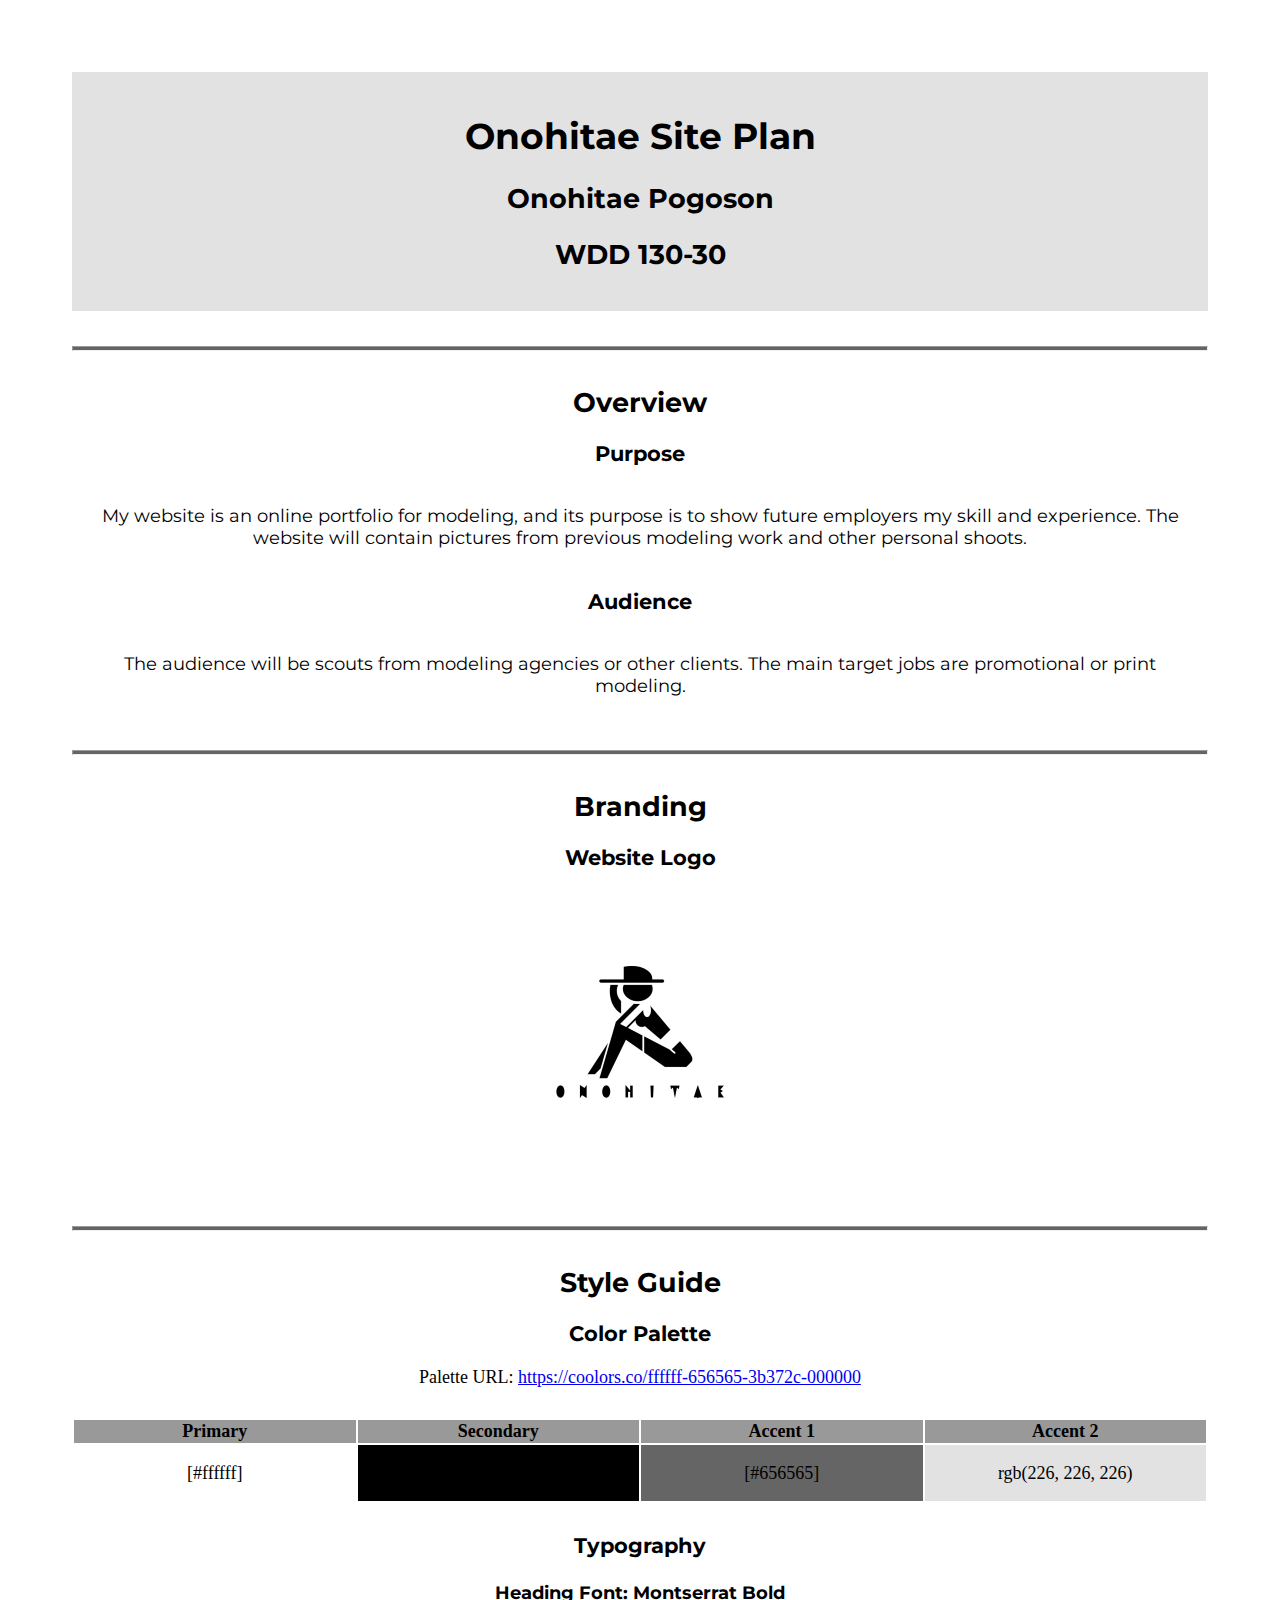
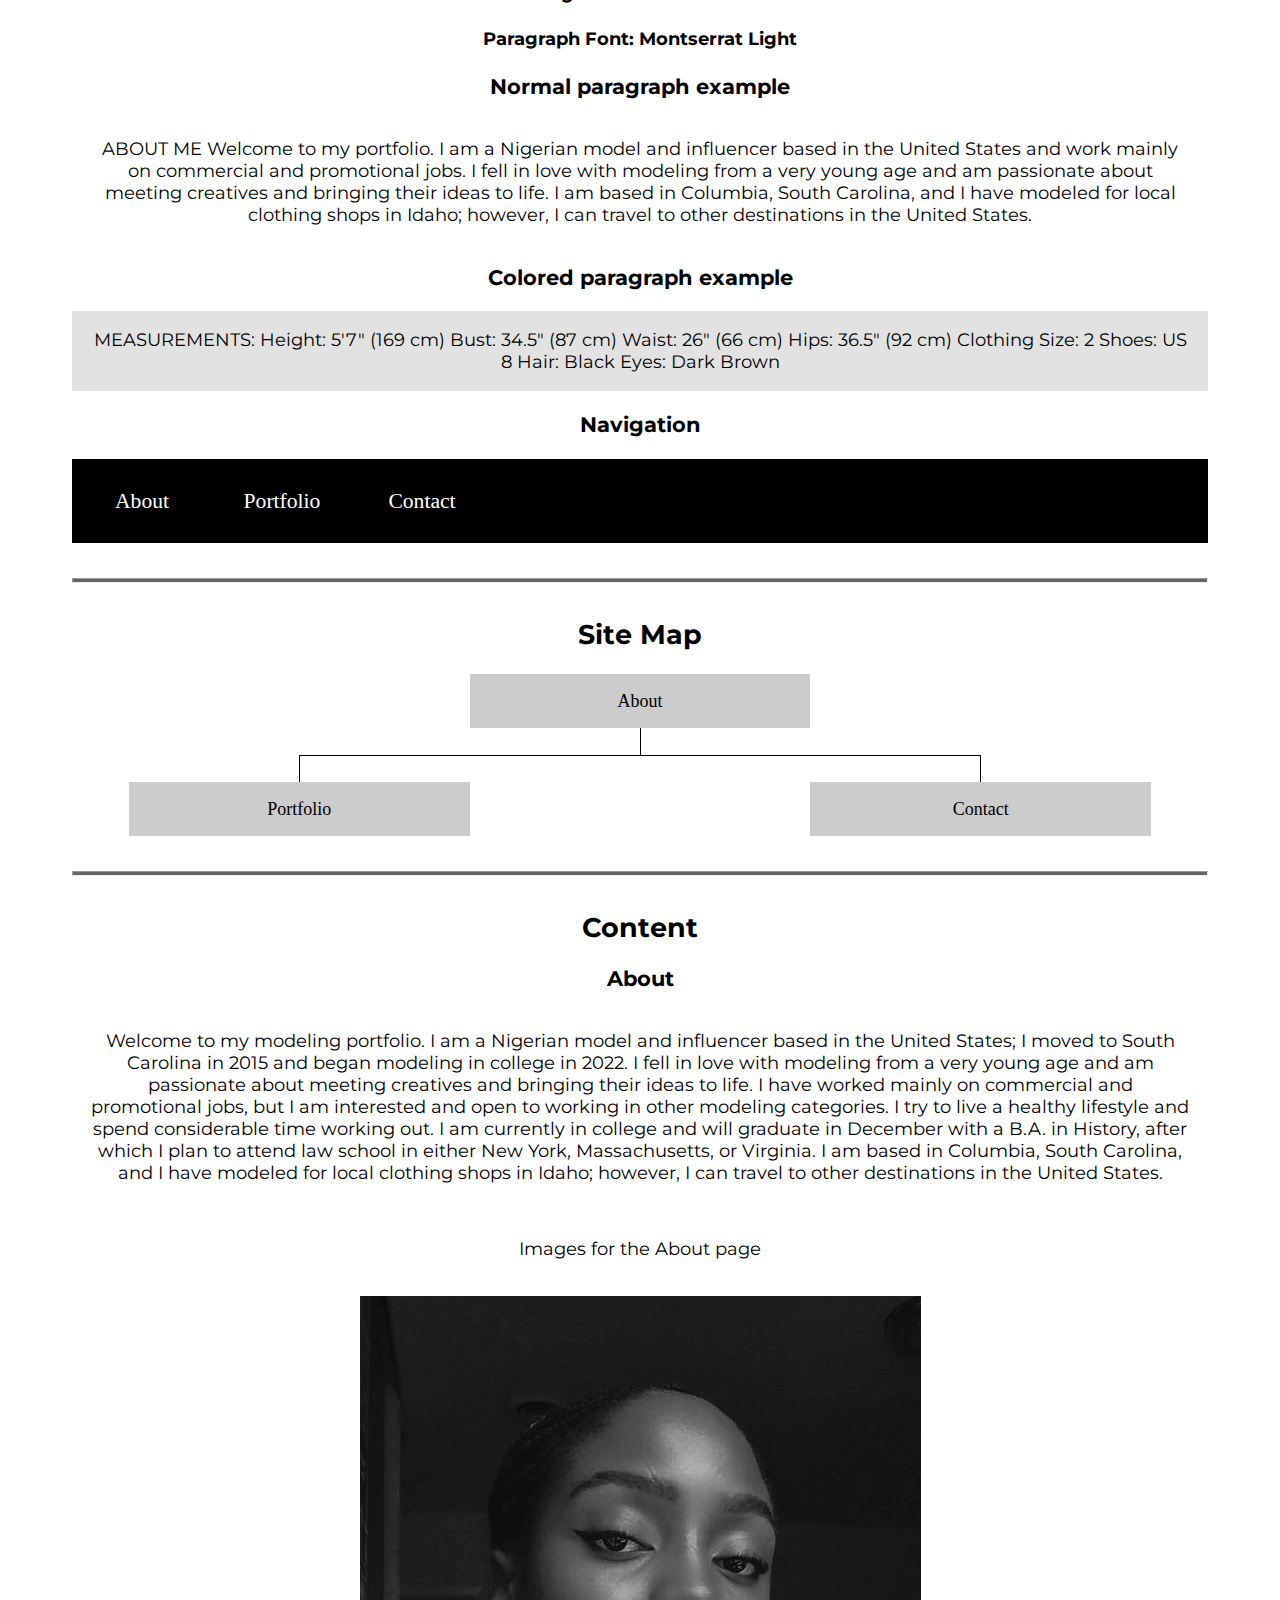
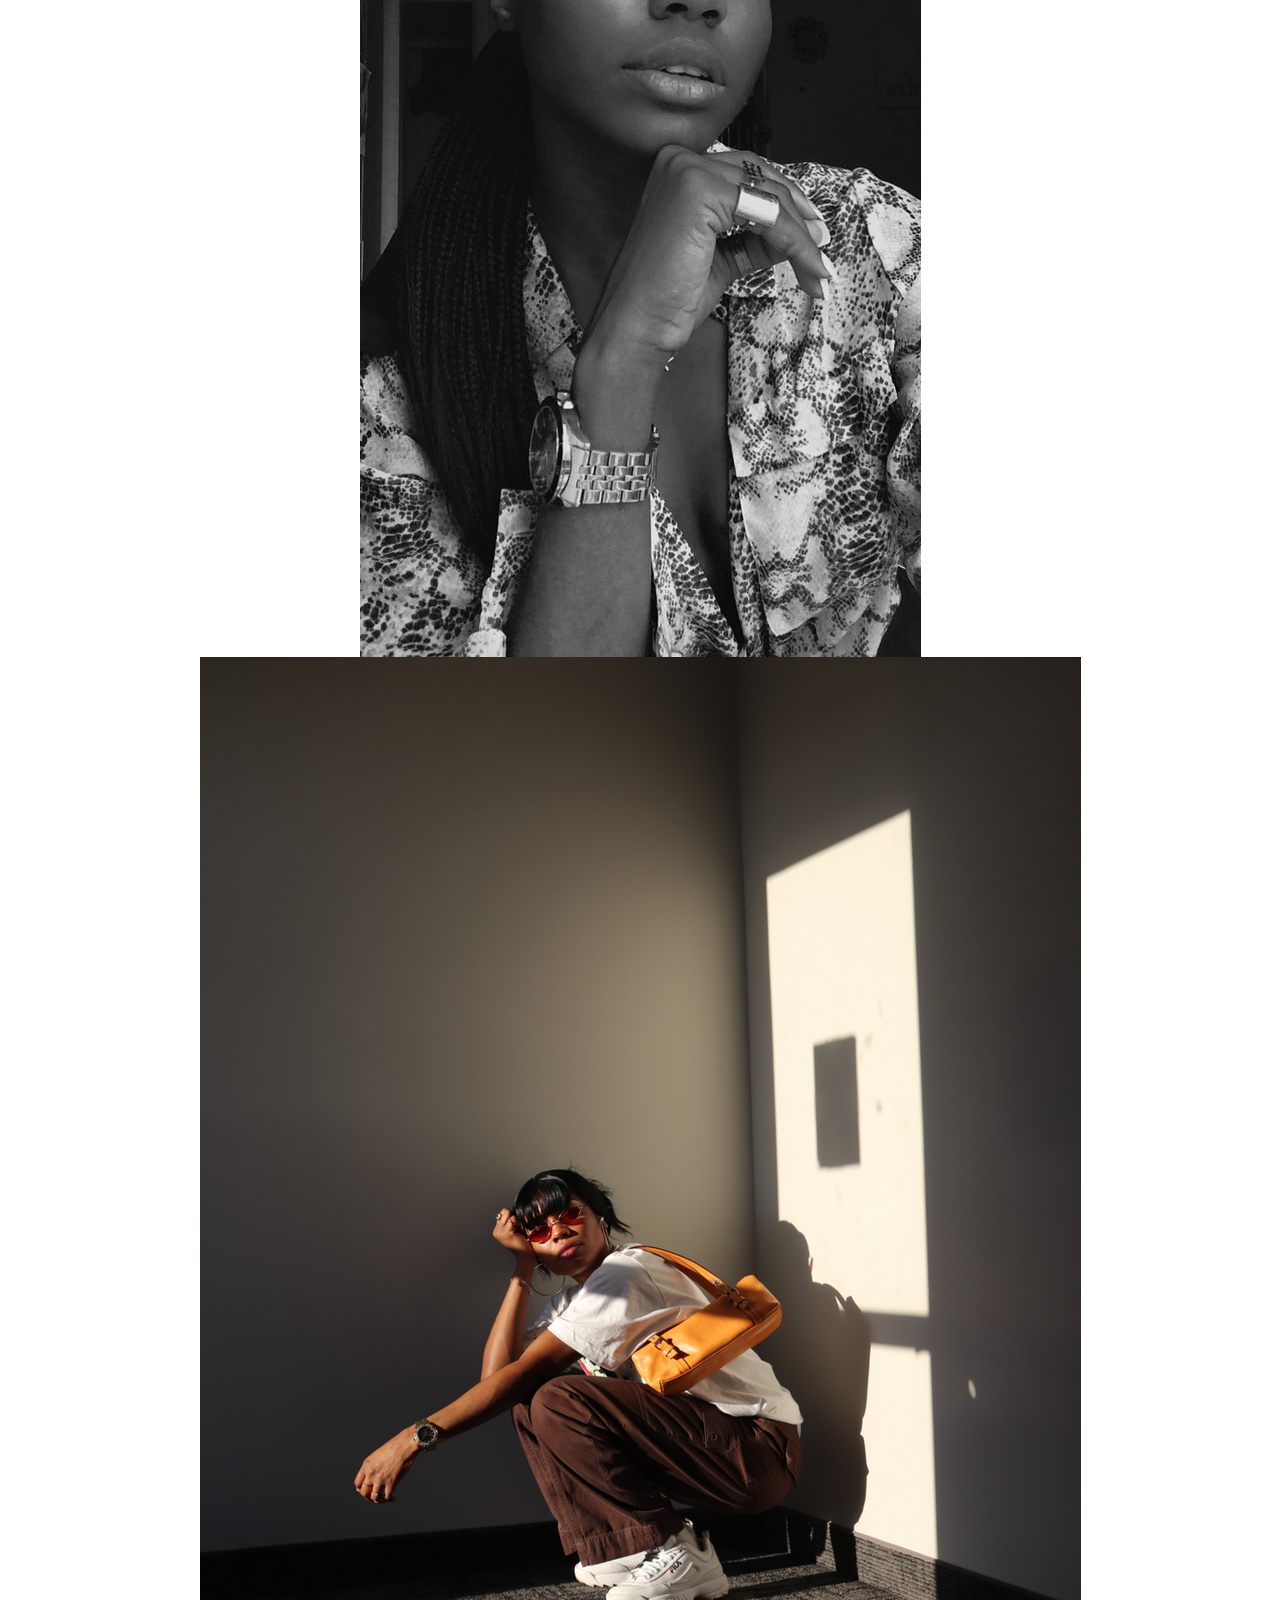
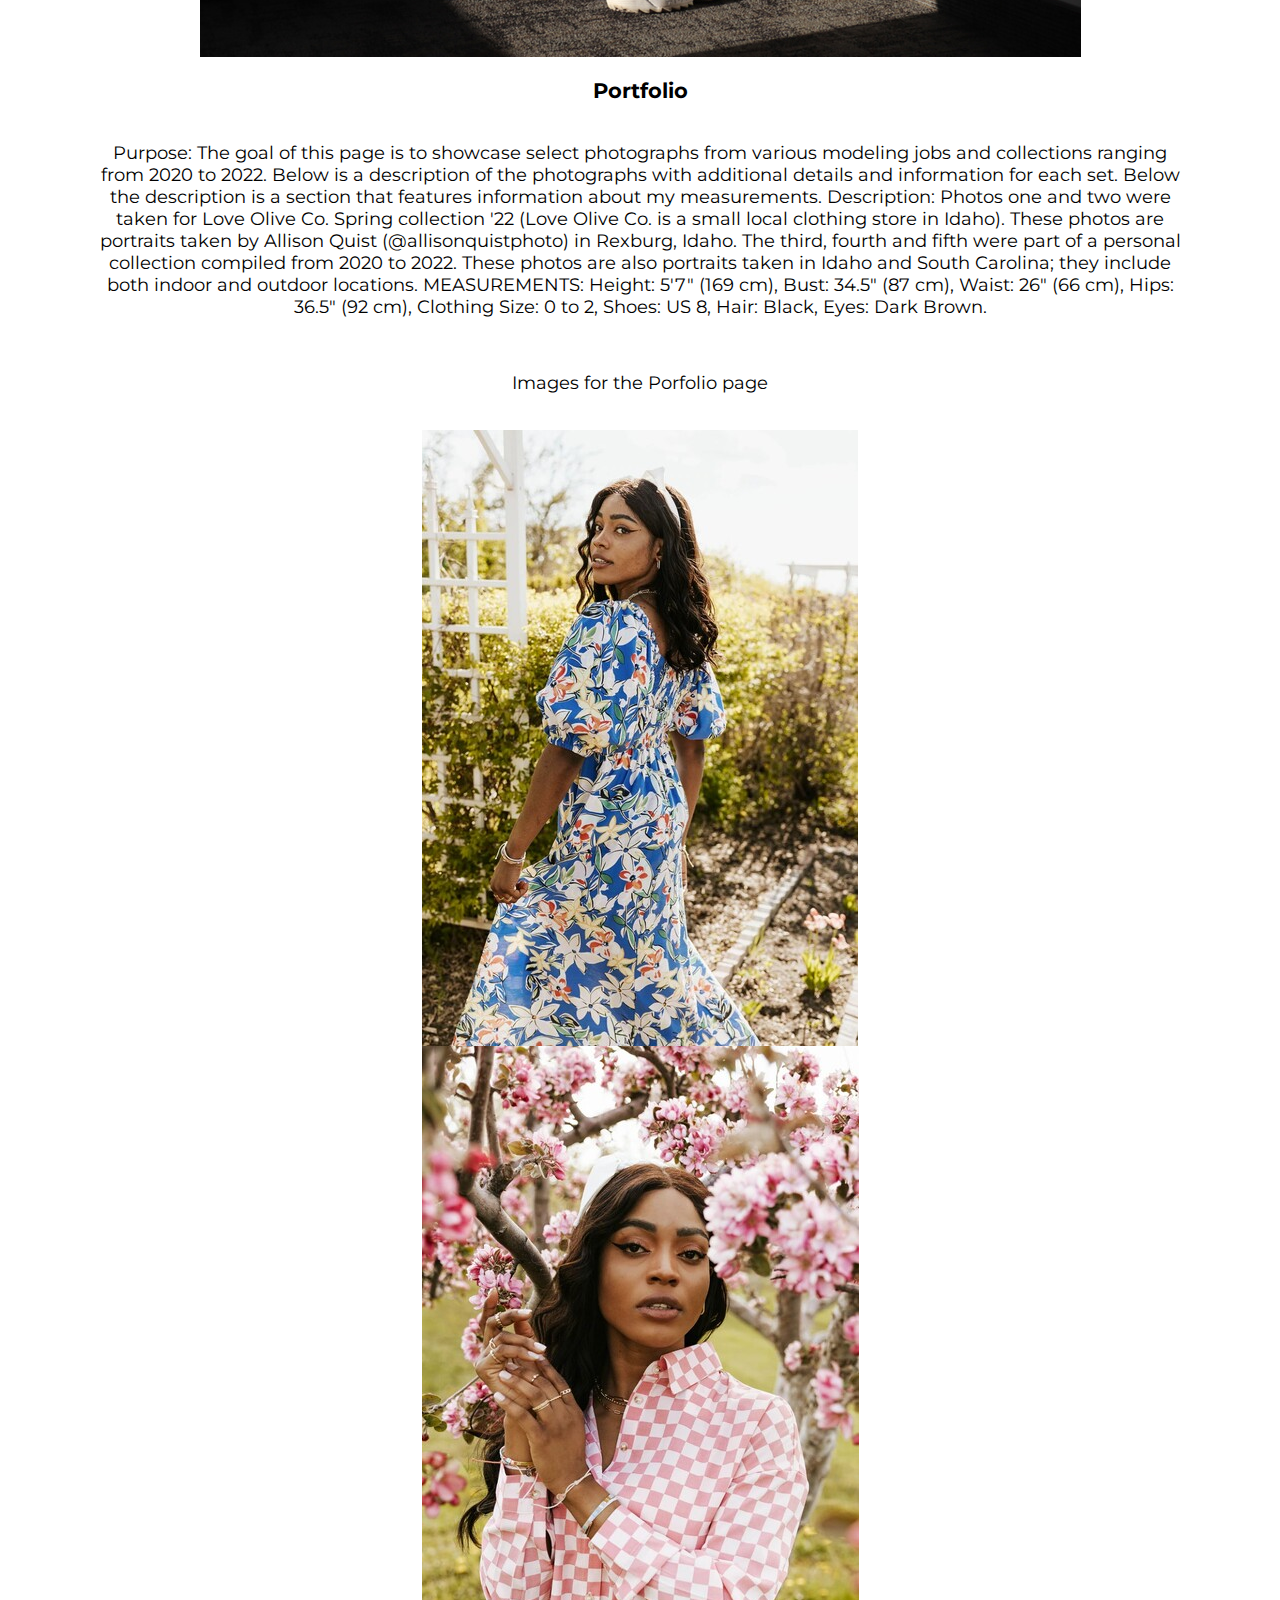
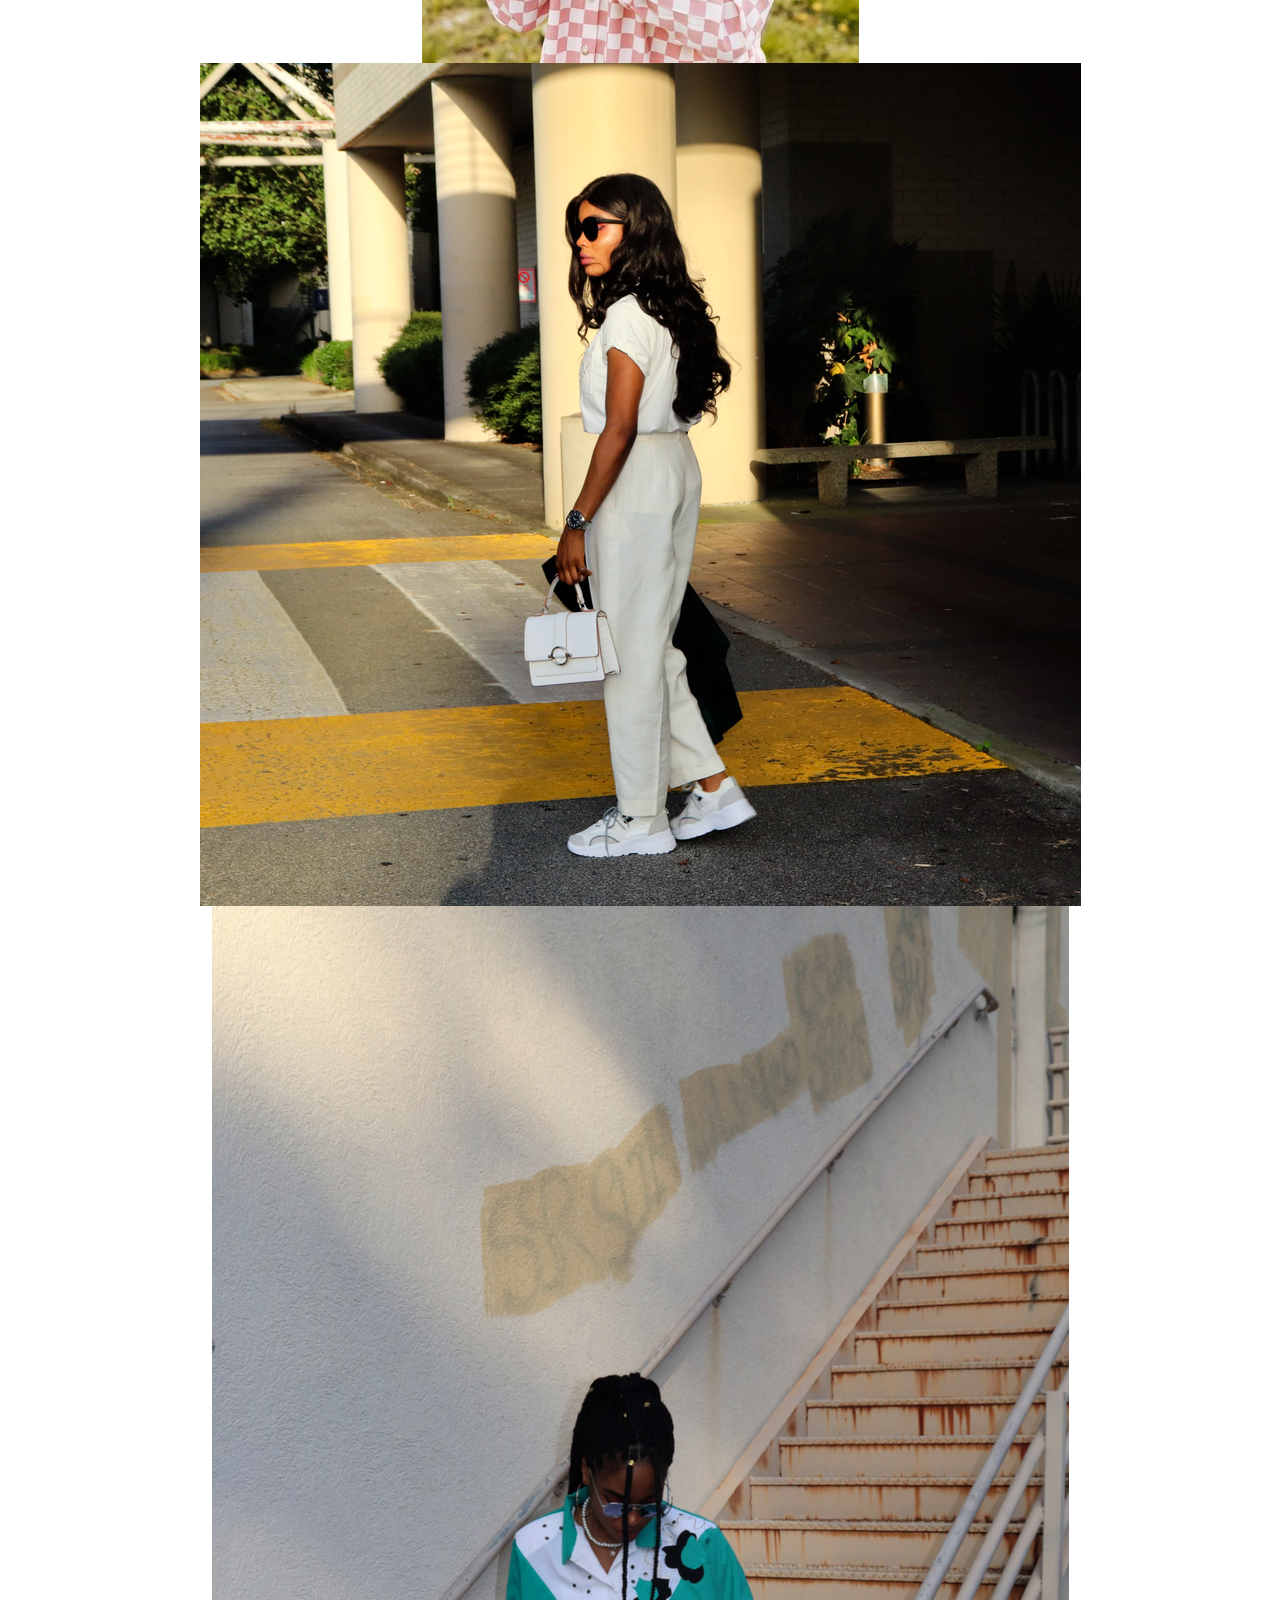
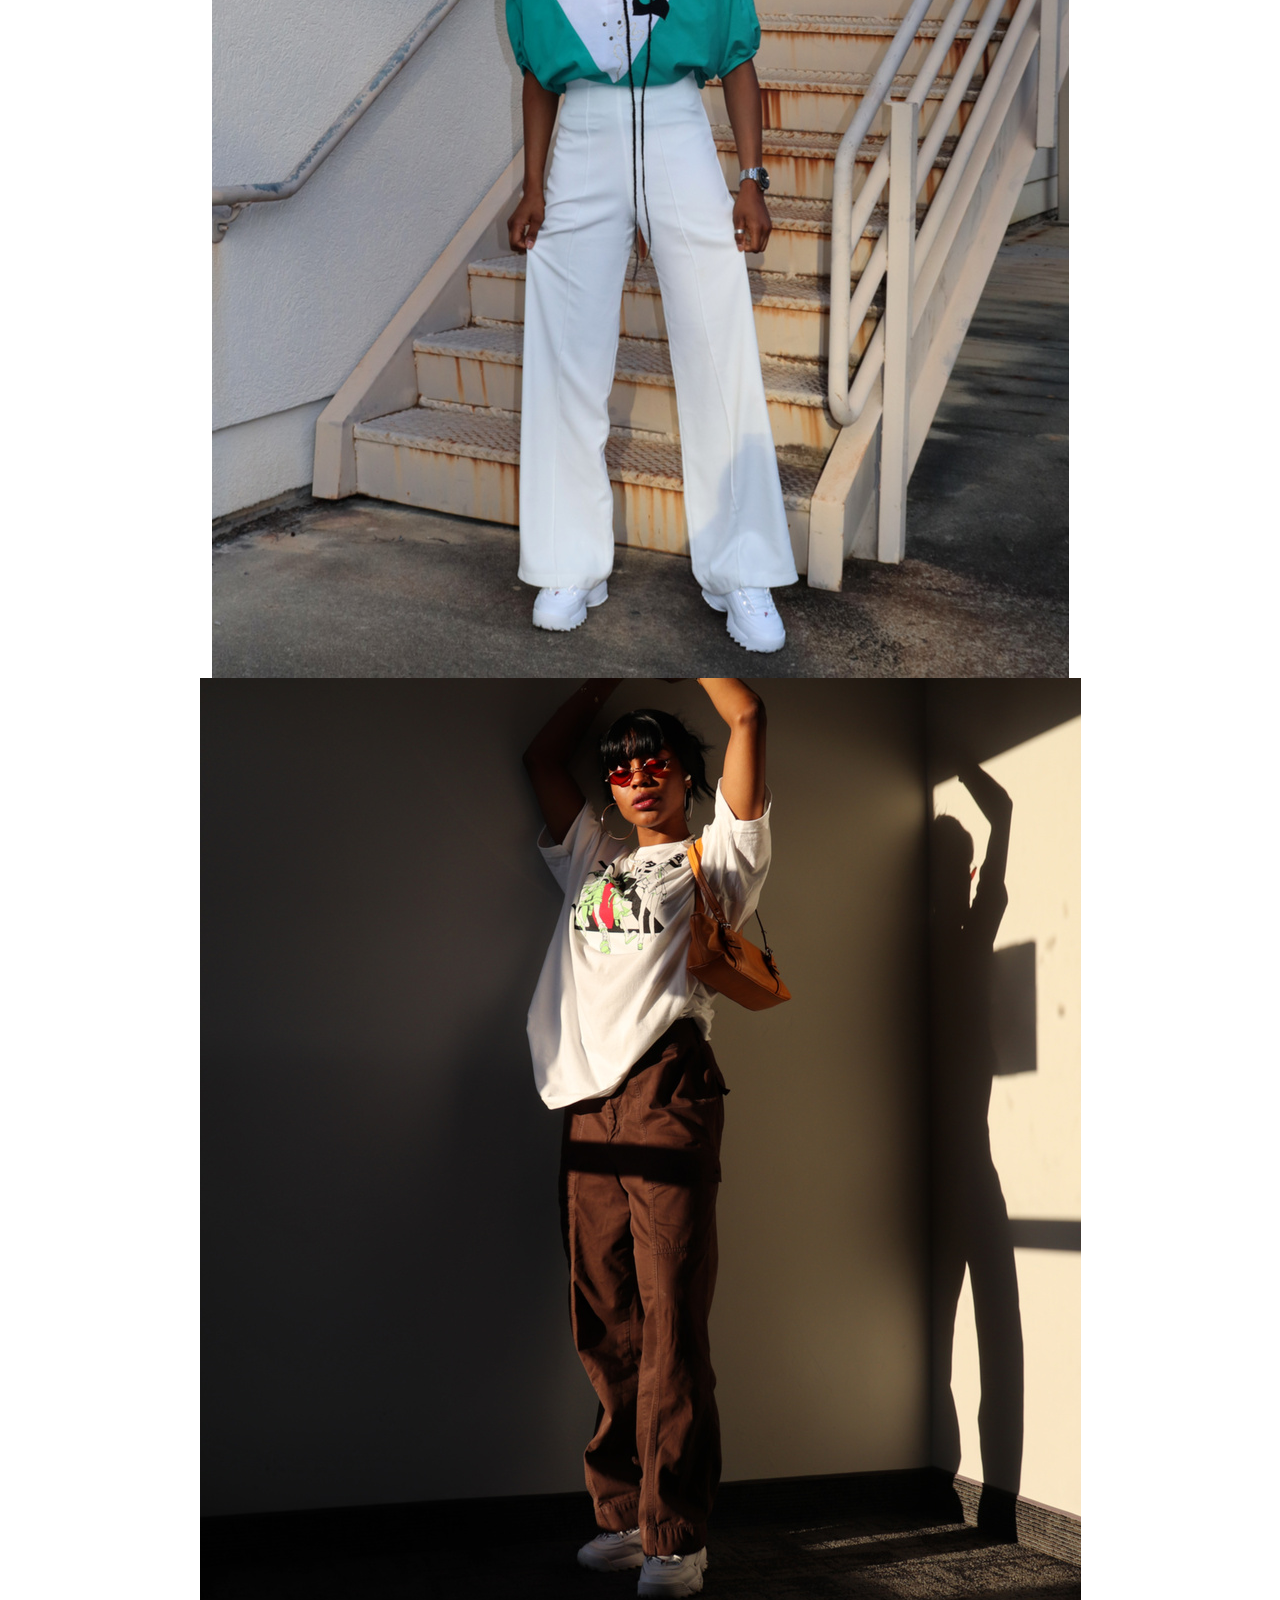
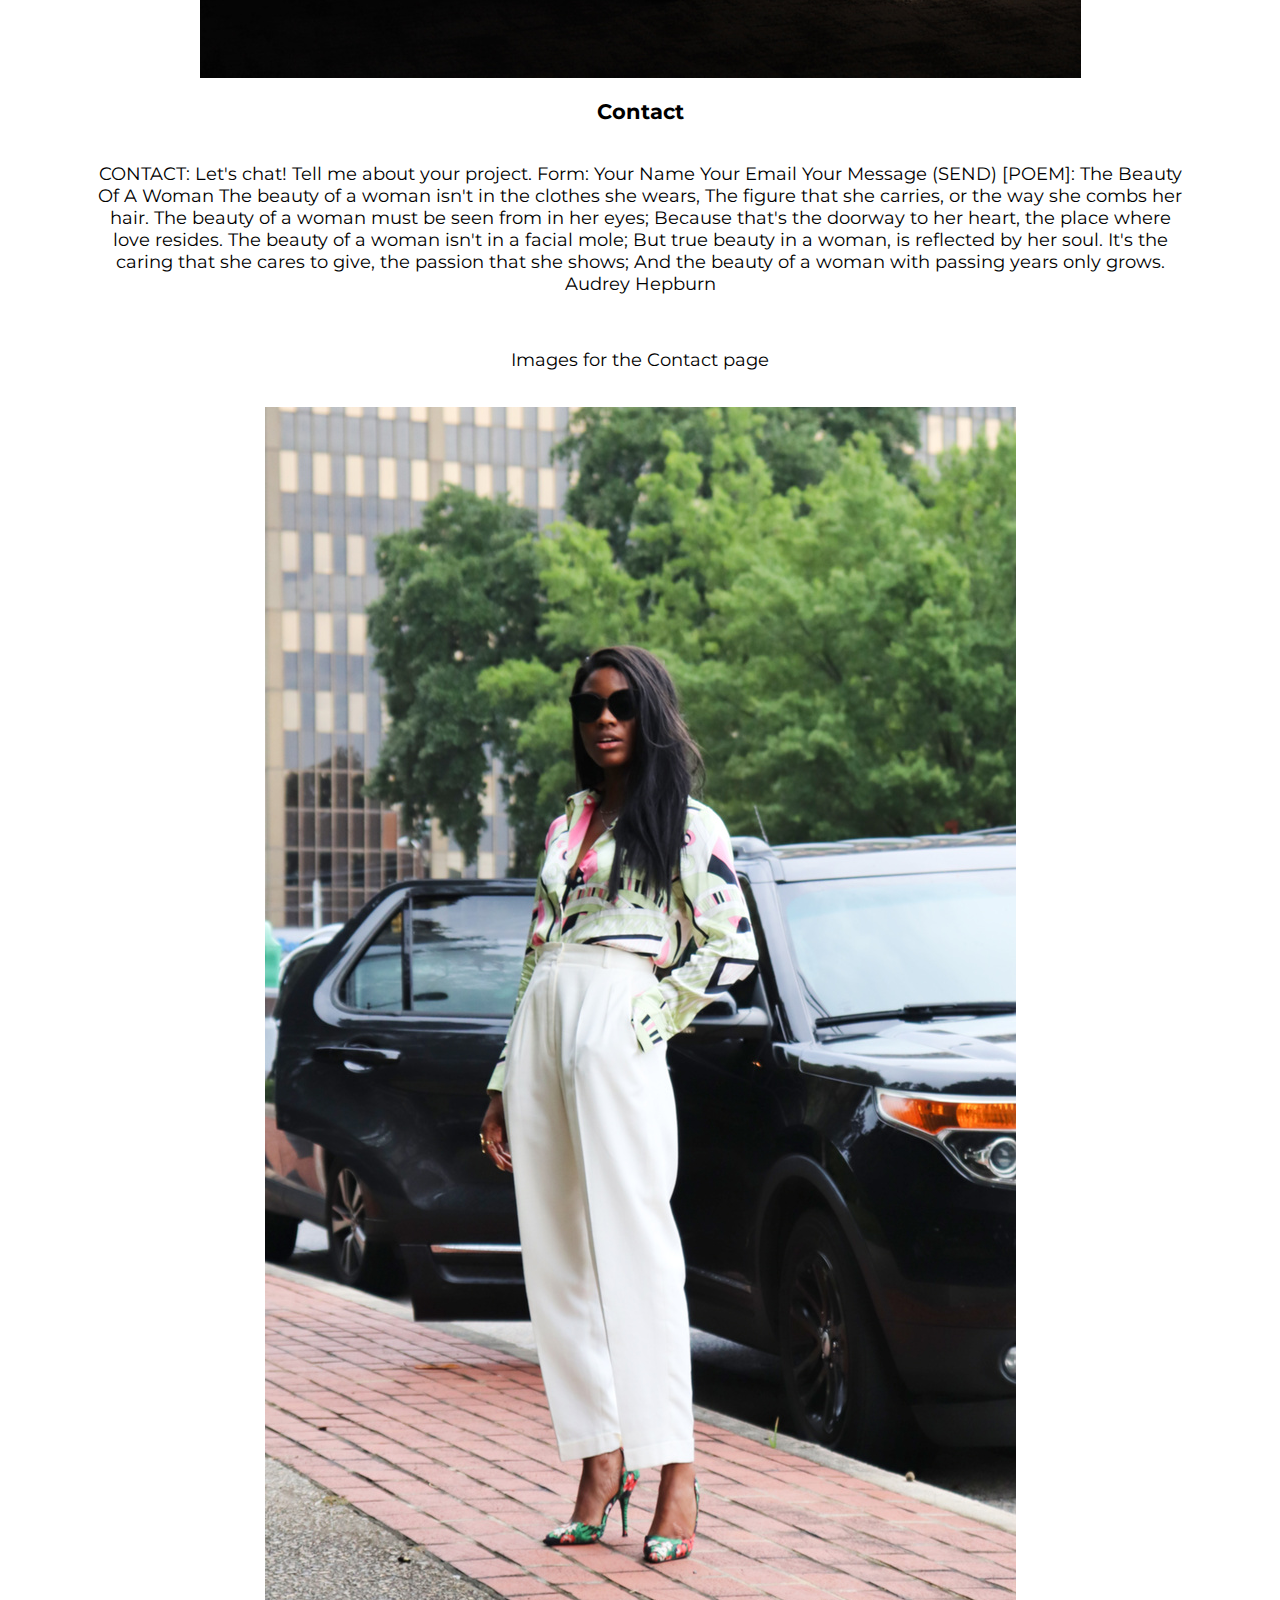
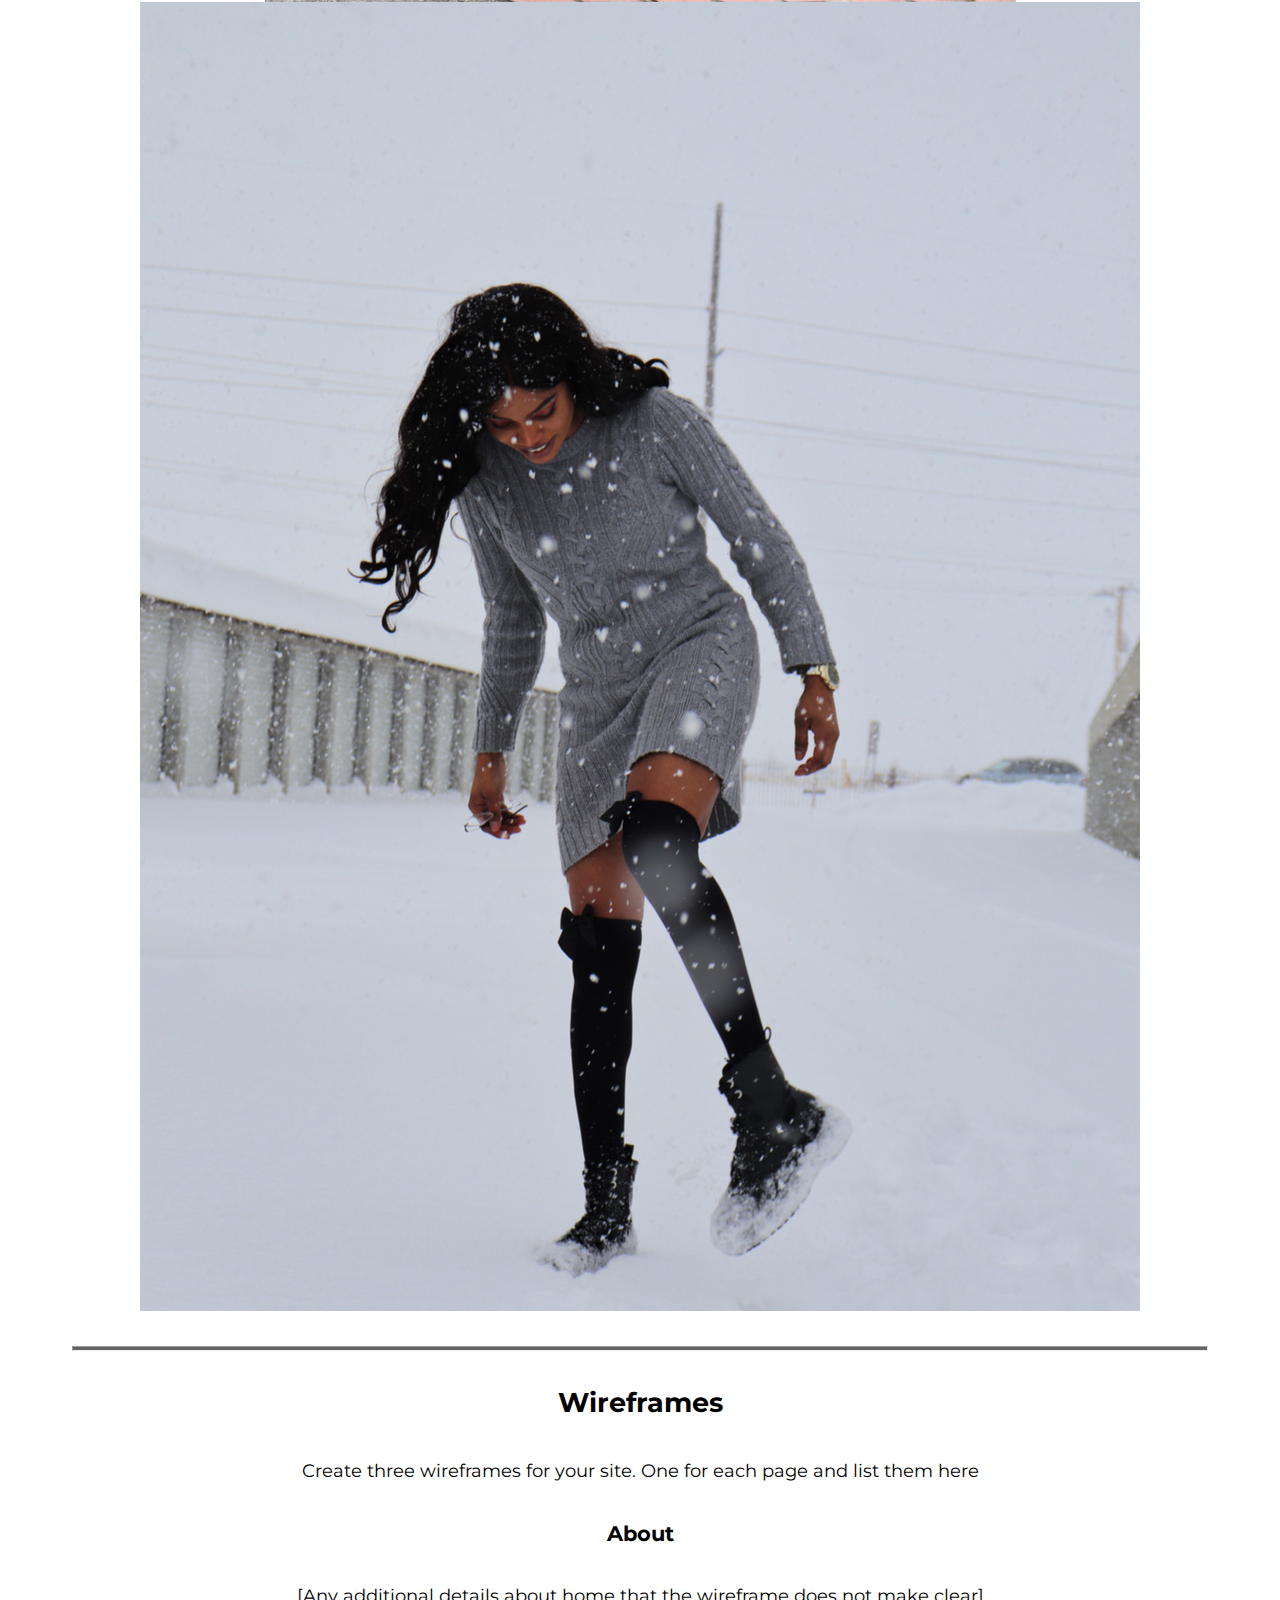
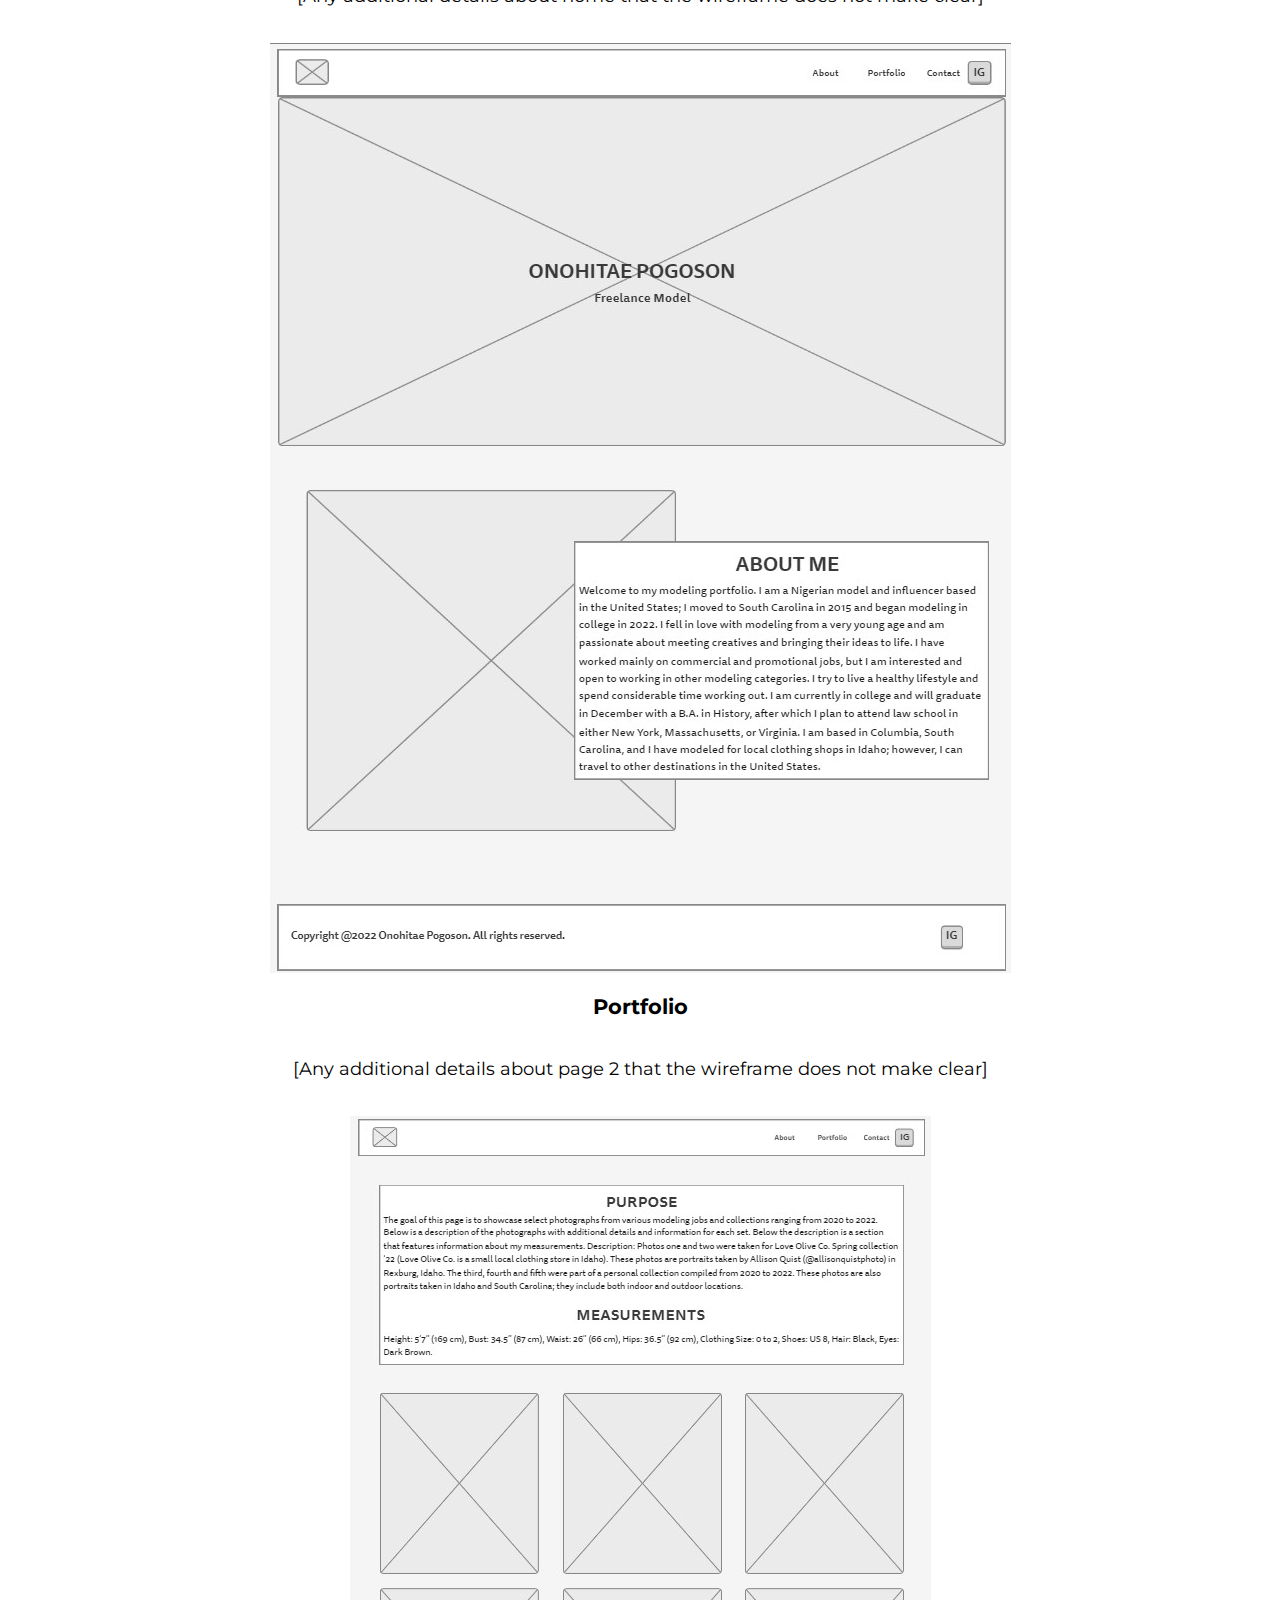
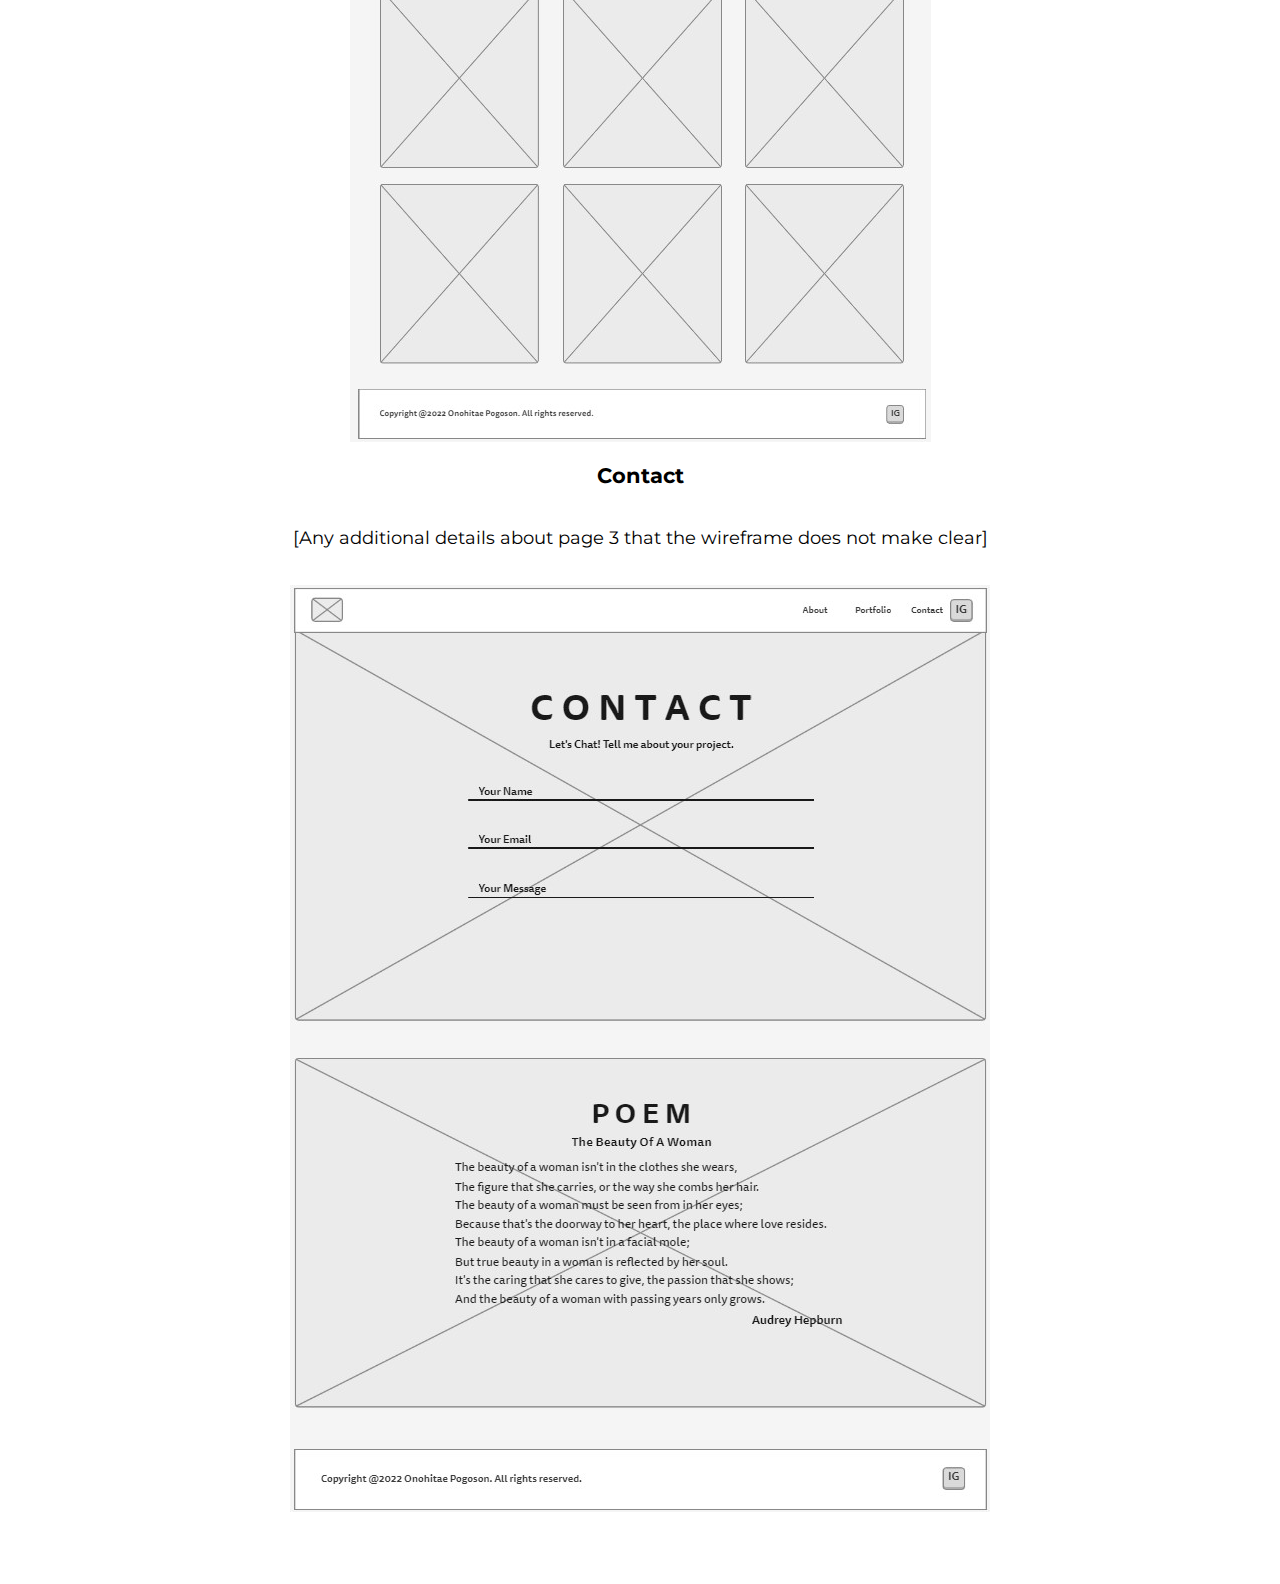
<file: portfolio/site-plan.html>
<!DOCTYPE html>
<html lang="en-us">
    
  <head>
    <meta charset="utf-8">
    <title>Site Plan</title>
    <link type="text/css" rel="stylesheet" href="styles/site-plan.css">
  </head>

  <body>
    <header>
      <h1>Onohitae Site Plan</h1>
      <h2>Onohitae Pogoson</h2>
      <h2>WDD 130-30</h2>
      <!-- In the header above, add the name or your site, your name and class number. For example if you are in section 3 you would put WDD 130.03 -->
    </header>
    <main>

      <!-- ------------------------Steps 2-3------------------------------ -->
      <hr>
      <h2>Overview</h2>
      <h3>Purpose</h3>
      <p>My website is an online portfolio for modeling, and its purpose is to show future employers my skill and experience. The website will contain pictures from previous modeling work and other personal shoots.</p>
      <!-- change this -->

      <h3>Audience</h3>
      <p>The audience will be scouts from modeling agencies or other clients. The main target jobs are promotional or print modeling. </p>
      <!-- change this -->

      <hr>
      <h2>Branding</h2>
      <h3>Website Logo</h3>
      <!-- Replace this with some sort of logo for your site.  A logo can be as simple as the name of your site in a nice font :) -->
      <img src="images/logo.png" alt="ONOHITAE">
      <hr>
      <h2>Style Guide</h2>

      <!-- ------------------------Steps 4-8------------------------------ -->

      <h3>
        Color Palette
      </h3>
      <!--  The colors you choose for a website are one of the most important decisions you will make. Follow the instructions on the activity in iLearn then return and replace the color codes below with the hex color codes (the 6 digit numbers that show at the bottom of each color) for the colors you have chosen below.  You should have at least 2 colors but do not have to fill in all 4 if you do not need them.  -->

      <!-- Copy and paste the URL to your finished palette below Make sure to paste it into both spots -->
      Palette URL: <a href="https://coolors.co/ffffff-656565-3b372c-000000" target="_blank">https://coolors.co/ffffff-656565-3b372c-000000</a>


      <table class="colors">
        <tr>
            <th>Primary</th>
            <th>Secondary</th>
            <th>Accent 1</th>
            <th>Accent 2</th>
        </tr>
        <!-- Replace the numbers in the boxes below with your hex color codes. Then switch to the site-plan.css file and change your colors there as well. -->
        <tr><td class="primary">[#ffffff]</td>
            <td class="secondary">[#000000]</td>
            <td class="accent1">[#656565]</td>
            <td class="accent2">rgb(226, 226, 226)</td>
        </tr>
      </table>

      <!-- ------------------------Step 9------------------------------ -->

      <h3>
        Typography
      </h3>
      <!-- Choose a font for your paragraphs (body copy) and headlines. What font(s) have you chosen? Why did you choose what you did?  Make sure to review the list of web safe fonts at W3Schools.org as a starting point.  Think also about which of your colors above you might use for background and font colors. -->

      <h4>
        Heading Font: Montserrat Bold <!-- change this -->
      </h4>
      <h4>
        Paragraph Font: Montserrat Light  <!-- change this -->
      </h4>
      <h3>
        Normal paragraph example
      </h3>
      <p>
        ABOUT ME Welcome to my portfolio. I am a Nigerian model and influencer based in the United States and work mainly on commercial and promotional jobs. I fell in love with modeling from a very young age and am passionate about meeting creatives and bringing their ideas to life. I am based in Columbia, South Carolina, and I have modeled for local clothing shops in Idaho; however, I can travel to other destinations in the United States.
      </p>
      <h3>
        Colored paragraph example
      </h3>
      <p class="colored">
        MEASUREMENTS:
        Height: 5'7" (169 cm)
        Bust: 34.5" (87 cm)
        Waist: 26" (66 cm)
        Hips: 36.5" (92 cm)
        Clothing Size: 2 
        Shoes: US 8
        Hair: Black 
        Eyes: Dark Brown
      </p>

      <!-- ------------------------Step 10------------------------------ -->

      <h3>
        Navigation
      </h3>
      <!-- Think about how you want your navigation bar to look. In the site-plan.css file change the colors to your colors to get the look you desire. --> 
      <nav>
        <a href="index.html">About</a>
        <a href="#">Portfolio</a>
        <a href="#">Contact</a>
      </nav>
      <hr>
      <h2>
        Site Map
      </h2>
      <div class="sitemap">
        <div class="sm-home">
          About
        </div>
        <div class="sm-page2">
          Portfolio <!-- change this -->
        </div>
        <div class="sm-page3">
          Contact <!-- change this -->
        </div>

        <div class="top">
          &nbsp;
        </div>
        <div class="left">
          &nbsp;
        </div>
        <div class="right">
          &nbsp;
        </div>

      </div>

      <!-- --------Content Section -------------- -->
      <hr>
      <h2>
        Content
      </h2>
      <h3>About</h3>
      <p>
        Welcome to my modeling portfolio. I am a Nigerian model and influencer based in the United States; I moved to South Carolina in 2015 and began modeling in college in 2022. I fell in love with modeling from a very young age and am passionate about meeting creatives and bringing their ideas to life. I have worked mainly on commercial and promotional jobs, but I am interested and open to working in other modeling categories. I try to live a healthy lifestyle and spend considerable time working out. I am currently in college and will graduate in December with a B.A. in History, after which I plan to attend law school in either New York, Massachusetts, or Virginia. I am based in Columbia, South Carolina, and I have modeled for local clothing shops in Idaho; however, I can travel to other destinations in the United States.
      </p>
      <p>Images for the About page</p>
        <img src="images/image_1.jpg" alt="black and white portrait">
        <img src="images/image_9.jpg" alt="portrait squating">

      </ul>
      <h3>Portfolio</h3>
      <p>
        Purpose: The goal of this page is to showcase select photographs from various modeling jobs and collections ranging from 2020 to 2022. Below is a description of the photographs with additional details and information for each set. Below the description is a section that features information about my measurements.
        Description: Photos one and two were taken for Love Olive Co. Spring collection '22 (Love Olive Co. is a small local clothing store in Idaho). These photos are portraits taken by Allison Quist (@allisonquistphoto) in Rexburg, Idaho. The third, fourth and fifth were part of a personal collection compiled from 2020 to 2022. These photos are also portraits taken in Idaho and South Carolina; they include both indoor and outdoor locations.
        MEASUREMENTS: 
        Height: 5'7" (169 cm),
        Bust: 34.5" (87 cm),
        Waist: 26" (66 cm),
        Hips: 36.5" (92 cm),
        Clothing Size: 0 to 2, 
        Shoes: US 8,
        Hair: Black,
        Eyes: Dark Brown.
      </p>
      <p>Images for the Porfolio page</p>
        <img src="images/image_3.jpg" alt="image for portfolio">
        <img src="images/image_4.jpg" alt="image for portfolio">
        <img src="images/image_5.jpg" alt="image for portfolio">
        <img src="images/image_6.jpg" alt="image for portfolio">
        <img src="images/image_8.jpg" alt="image for portfolio">

      </ul>
      <h3>Contact</h3>
      <p>
        CONTACT: Let's chat! Tell me about your project.
        Form: Your Name Your Email Your Message (SEND)
        [POEM]: The Beauty Of A Woman
        The beauty of a woman
        isn't in the clothes she wears,
        The figure that she carries,
        or the way she combs her hair.
        The beauty of a woman
        must be seen from in her eyes;
        Because that's the doorway to her heart,
        the place where love resides.
        The beauty of a woman
        isn't in a facial mole;
        But true beauty in a woman,
        is reflected by her soul.
        It's the caring that she cares to give,
        the passion that she shows;
        And the beauty of a woman
        with passing years only grows.
        Audrey Hepburn
      </p>
      <p>Images for the Contact page</p>
        <img src="images/image_2.jpg" alt="in the city">
        <img src="images/image_7.jpg" alt="in snow">

      </ul>
      <hr>
      <h2>
        Wireframes
      </h2>
      <p>
        Create three wireframes for your site. One for each page and list them here</p>

      <h3>About</h3>
      <p>         
        [Any additional details about home that the wireframe does not make clear]
      </p>
      <img src="images/wireframe_aboutpage.jpg" alt="about page wireframe">

      <h3>Portfolio</h3>
      <p>         
        [Any additional details about page 2 that the wireframe does not make clear]
      </p>
      <img src="images/wireframe_portfoliopage.jpg" alt="portfolio page wireframe">

      <h3>Contact</h3>
      <p>         
        [Any additional details about page 3 that the wireframe does not make clear]
      </p>
      <img src="images/wireframe_contactpage.jpg" alt="contact page wireframe">
    </main>
  </body>

</html>
</file>
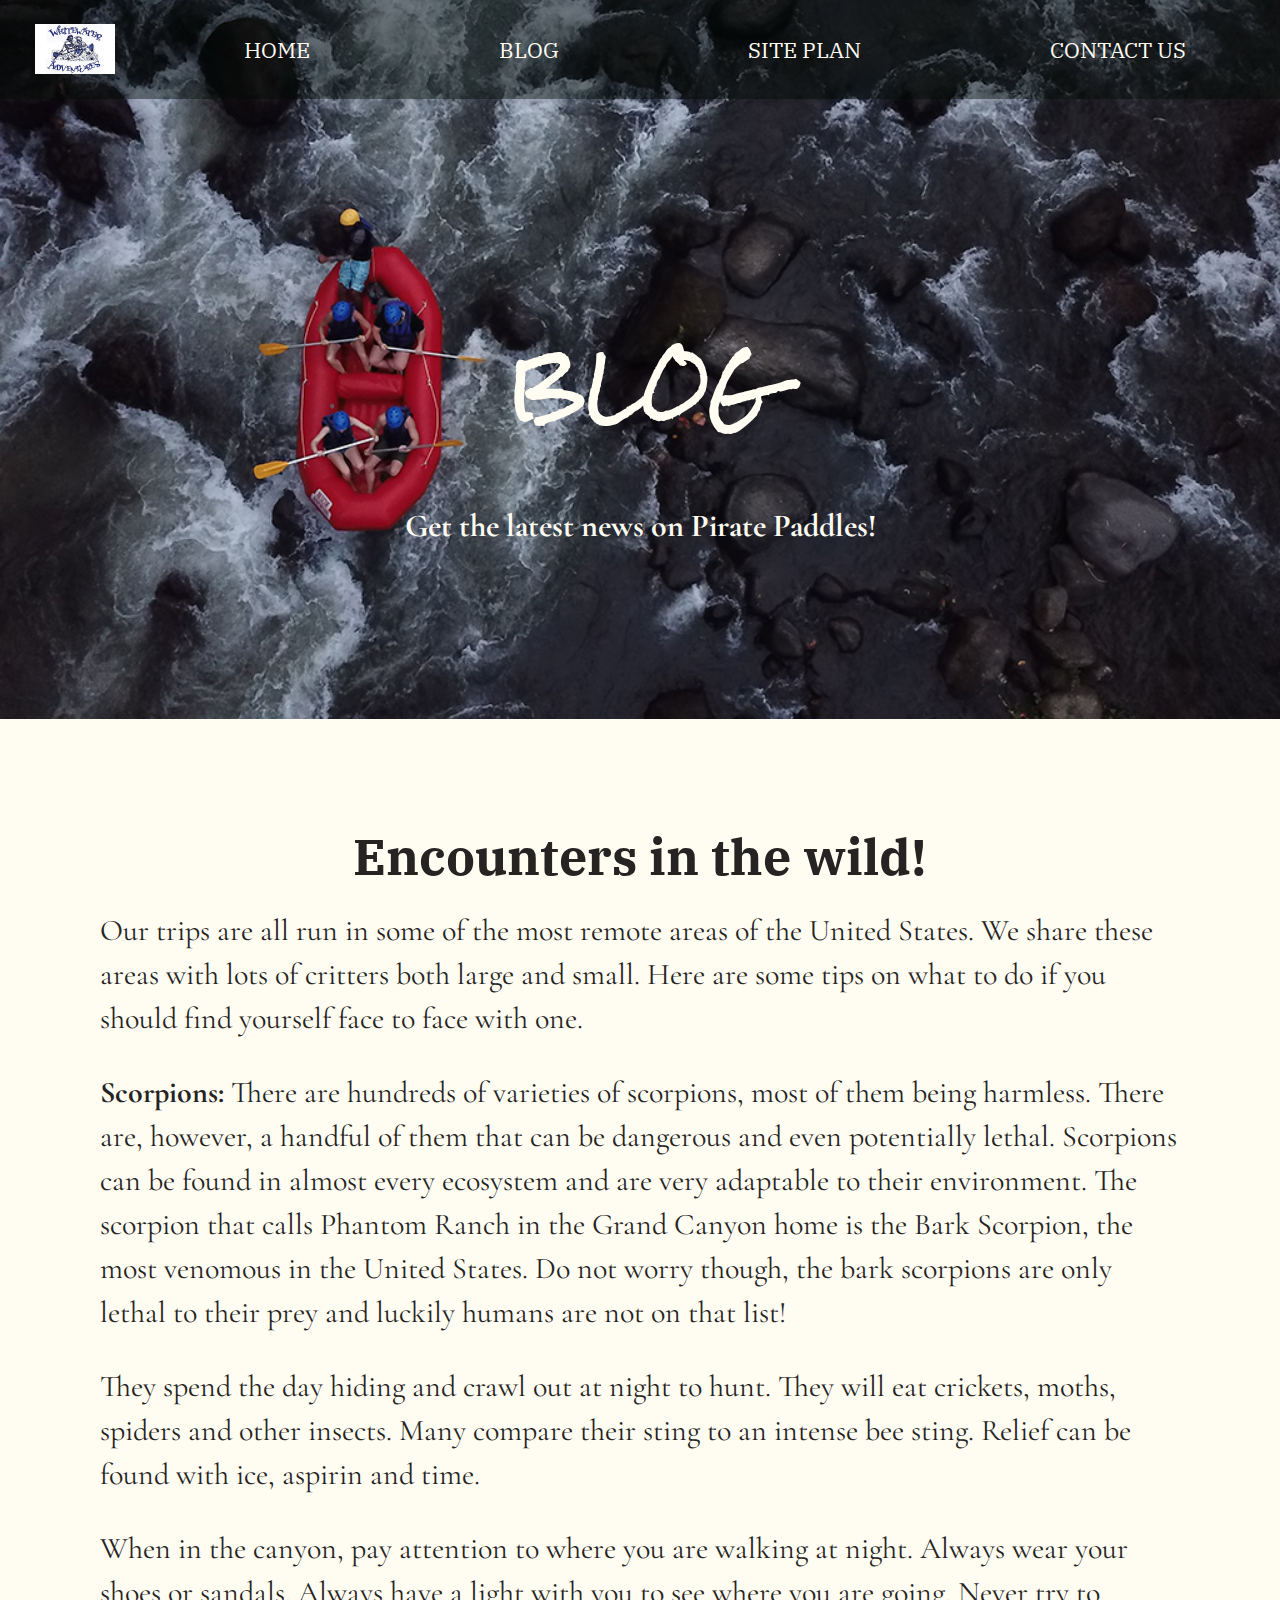
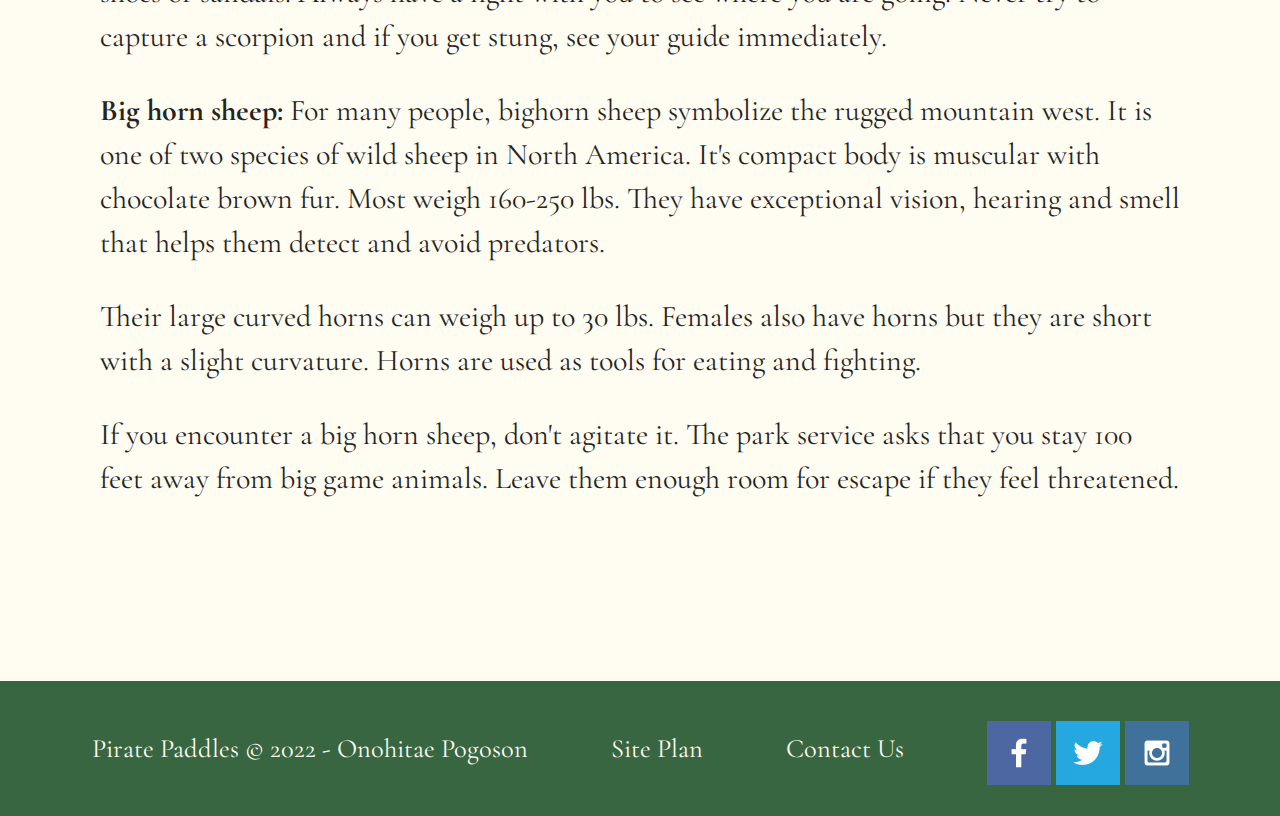
<file: wwr/blog.html>
<!DOCTYPE html>
<html lang="en">
<head>
    <meta charset="UTF-8">
    <meta http-equiv="X-UA-Compatible" content="IE=edge">
    <meta name="viewport" content="width=device-width, initial-scale=1.0">
    <title>Whitewater Rafting Vacations | Pirate Paddles Boating | Blog</title>
    <link rel="stylesheet" href="styles/style.css">
</head>
<body>
    <div id="content">
    <header>
        <a id="logo_link" href="index.html">
            <img class="logo" src="images/skeletons.png" alt="Pirate Paddles Co. Logo">
        </a>
        <nav>
            <a href="index.html">HOME</a>
            <a href="blog.html">BLOG</a>
            <a href="site-plan-rafting.html">SITE PLAN</a>
            <a href="contactus.html">CONTACT US</a>
        </nav>
    </header>
    <div id="hero">
        <div id="hero-box">
            <img id="hero-img" src="images/hero2.jpg" alt="People enjoying white water rafting">
        </div>
        <section id="hero2-msg">
            <h1 class="home-title">BLOG</h1>
            <h4>Get the latest news on Pirate Paddles!</h4>
        </section>
    </div>
    <main class="home-grid">
        <div id="background2"></div>
        <section class="msg2">
            <h2>Encounters in the wild!</h2>
            <p>Our trips are all run in some of the most remote areas of the United States. We share these areas with lots of critters both large and small. Here are some tips on what to do if you should find yourself face to face with one.</p>
            <p><span class="bolder"> Scorpions:</span> There are hundreds of varieties of scorpions, most of them being harmless. There are, however, a handful of them that can be dangerous and even potentially lethal. Scorpions can be found in almost every ecosystem and are very adaptable to their environment. The scorpion that calls Phantom Ranch in the Grand Canyon home is the Bark Scorpion, the most venomous in the United States. Do not worry though, the bark scorpions are only lethal to their prey and luckily humans are not on that list!</p>
            <p>They spend the day hiding and crawl out at night to hunt. They will eat crickets, moths, spiders and other insects. Many compare their sting to an intense bee sting. Relief can be found with ice, aspirin and time.</p>
            <p>When in the canyon, pay attention to where you are walking at night. Always wear your shoes or sandals. Always have a light with you to see where you are going. Never try to capture a scorpion and if you get stung, see your guide immediately.</p>
            <p><span class="bolder">Big horn sheep:</span> For many people, bighorn sheep symbolize the rugged mountain west. It is one of two species of wild sheep in North America. It's compact body is muscular with chocolate brown fur. Most weigh 160-250 lbs. They have exceptional vision, hearing and smell that helps them detect and avoid predators.</p>                
            <p>Their large curved horns can weigh up to 30 lbs. Females also have horns but they are short with a slight curvature. Horns are used as tools for eating and fighting.</p> 
            <p>If you encounter a big horn sheep, don't agitate it. The park service asks that you stay 100 feet away from big game animals. Leave them enough room for escape if they feel threatened.</p>
        </section>
    </main>
    <footer>
        <p>Pirate Paddles &copy; 2022 - Onohitae Pogoson</p>
        <p><a href="site-plan-rafting.html">Site Plan</a></p>
        <p><a href="contactus.html">Contact Us</a></p>
        <div class="social">
            <a href="https://facebook.com" target="_blank">
                <img src="images/facebook.png" alt="fb icon">
            </a>
            <a href="https://twitter.com" target="_blank">
                <img src="images/twitter.png" alt="twitter icon">
            </a>
            <a href="https://instagram.com" target="_blank">
                <img src="images/instagram.png" alt="instagram icon">
            </a>
        </div>
    </footer>
    </div>
</body>
</html>
</file>
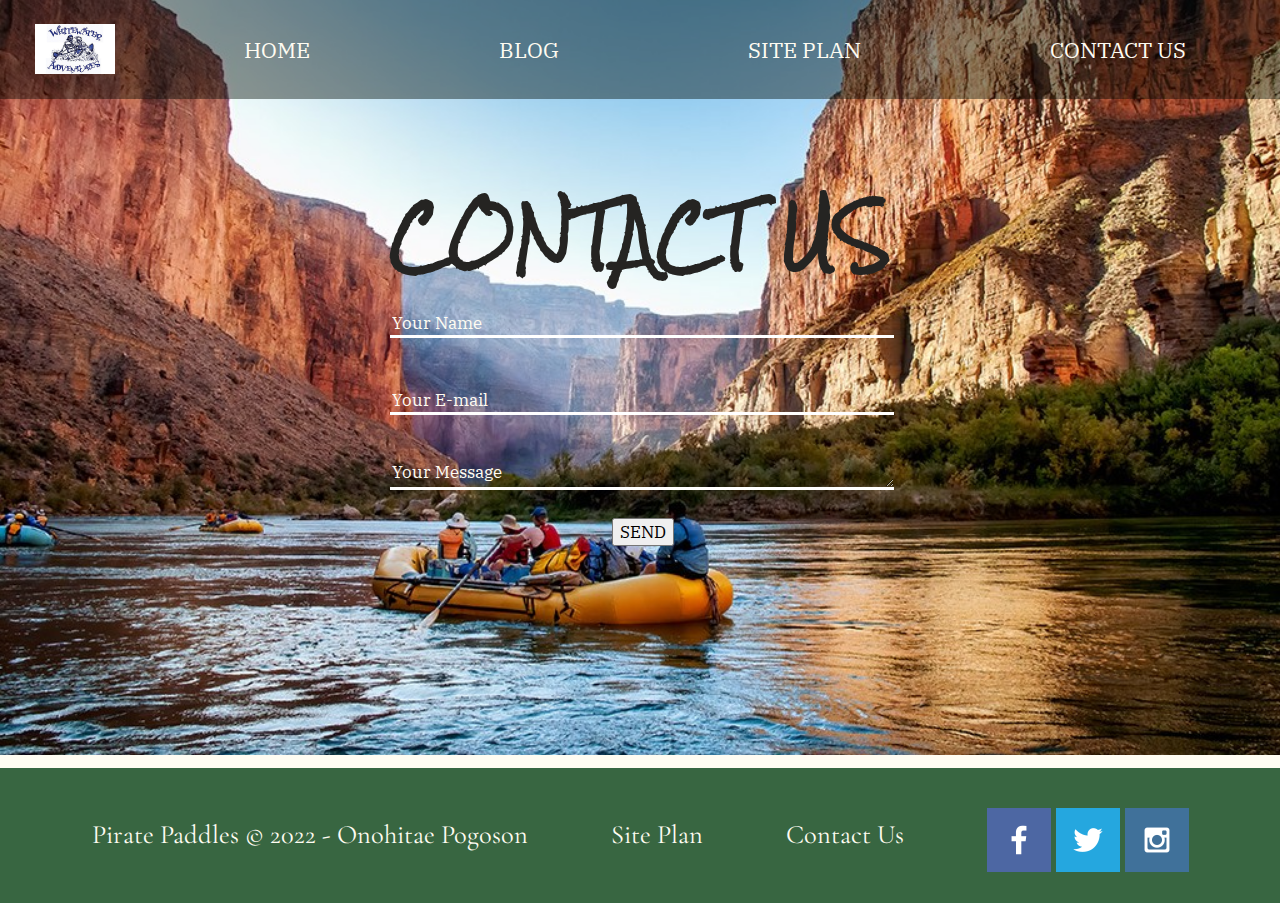
<file: wwr/contactus.html>
<!DOCTYPE html>
<html lang="en">
<head>
    <meta charset="UTF-8">
    <meta http-equiv="X-UA-Compatible" content="IE=edge">
    <meta name="viewport" content="width=device-width, initial-scale=1.0">
    <title>Whitewater Rafting Vacations | Pirate Paddles Boating | Contact US</title>
    <link rel="stylesheet" href="styles/style.css">
</head>
<body>
    <div id="content">
    <header>
        <a id="logo_link" href="index.html">
            <img class="logo" src="images/skeletons.png" alt="Pirate Paddles Co. Logo">
        </a>
        <nav>
            <a href="index.html">HOME</a>
            <a href="blog.html">BLOG</a>
            <a href="site-plan-rafting.html">SITE PLAN</a>
            <a href="contactus.html">CONTACT US</a>
        </nav>
    </header>
    <div id="hero">
        <div id="hero-box">
            <img id="hero-img" src="images/hero3.jpg" alt="People enjoying white water rafting">
        </div>
        <section id="hero3-msg">
            <h1 class="home-title3">CONTACT US</h1>
    </div>
<main>
    <div id="feedback"></div>
    <form action="/my-contact-form-page" method="post">
        <ul>
            <li>
              <label for="name"></label>
              <input type="text" id="name" name="user_name" placeholder="Your Name"/>
            </li>
            <li>
              <label for="mail"></label>
              <input type="email" id="mail" name="user_email" placeholder="Your E-mail"/>
            </li>
            <li>
              <label for="msg"></label>
              <textarea id="msg" name="user_message" placeholder="Your Message" ></textarea>
            </li>
            <li class="button">
                <button type="submit">SEND</button>
              </li>
          </ul>
    </form>
</main>
    <footer>
        <p>Pirate Paddles &copy; 2022 - Onohitae Pogoson</p>
        <p><a href="site-plan-rafting.html">Site Plan</a></p>
        <p><a href="contactus.html">Contact Us</a></p>
        <div class="social">
            <a href="https://facebook.com" target="_blank">
                <img src="images/facebook.png" alt="fb icon">
            </a>
            <a href="https://twitter.com" target="_blank">
                <img src="images/twitter.png" alt="twitter icon">
            </a>
            <a href="https://instagram.com" target="_blank">
                <img src="images/instagram.png" alt="instagram icon">
            </a>
        </div>
    </footer>
    </div>
    <script>
        // get the feedback div element so we can do something with it.
        const feedbackElement = document.getElementById('feedback');
        // get the form so we can read what was entered in it.
        const formElement = document.forms[0];
        // add a 'listener' to wait for a submission of our form. When that happens run the code below.
        formElement.addEventListener('submit', function(e) {
            // stop the form from doing the default action.
            e.preventDefault();
            // set the contents of our feedback element to a message letting the user know the form was submitted successfully. Notice that we pull the name that was entered in the form to personalize the message!
            feedbackElement.innerHTML = 'Hello '+ formElement.user_name.value +'! Thank you for your message. We will get back with you as soon as possible!';
            // make the feedback element visible.
            feedbackElement.style.display = "block";
            // add a class to move everything down so our message doesn't cover it.
            document.body.classList.toggle('moveDown');
        });
    </script>
</body>
</html>
</file>
<file: portfolio/styles/style.css>
@import url('https://fonts.googleapis.com/css2?family=Montserrat:wght@200;300;450;700&family=Playfair+Display+SC:ital@1&display=swap');
body {
    font-family: 'Montserrat', Helvetica, sans-serif;
    font-size: 16px;
    margin: 0;
    padding: 0;
    background-color: white;
}
header {
    display: grid;
    grid-template-columns: 150px auto;
    background-color: white;
}
nav a:hover {
    background-color: #9b9b9b;
    color: white;
}
nav a {
    text-align: right;
    color: black;
    text-decoration: none;
    font-family: 'Montserrat', Helvetica, sans-serif;
    font-weight: 300;
    padding: 35px;
}
nav img {
    text-align: right;
    text-decoration: none;
}
nav{
    display: flex;
    justify-content: right;
}
main section {
    text-align: center;
}
footer {
    padding: 25px 50px;
    display: flex;
    justify-content: space-around;
    align-items: center;
    background-color:white
}
footer p {
    font-size: 0.75em;
    color: black;
}
footer p a:hover {
    text-decoration: underline;
}
footer a {
    color: black
}
footer p a:hover {
    color: white;
    background-color: #9b9b9b;
}
h4 {
    font-family: 'Brush Script MT', cursive;
    margin-top: -30px;
    color: white;  
}
h2 {
    font-family: 'Montserrat', Helvetica, sans-serif;
    margin: 0;
}
#content {
    max-width: 1600px;
    margin: 0 auto;
}
#hero-msg h1, #hero-msg h4 {
    text-align: center;
}
#hero-img {
    width: 100%;
}
#hero {
    display: grid;
    grid-template-columns: 1fr 3fr 1fr;
    margin-top: -100px;
}
#hero-box {
    grid-column: 1/4;
    grid-row: 1/3;
    z-index: -1;
}
#hero-msg {
    grid-column: 2/3;
    grid-row: 1/2;
    margin-top: 500px;
    color: rgb(137, 25, 25)
}
#logo_link {
    padding-top: 5px;
    justify-self: center;
    align-self: center;
}
#background {
    height: 725px;
    background: white;
    grid-column: 1/11;
    grid-row: 4/9;
}
.about {
    width: 100%;
    grid-column: 2/7;
    grid-row: 5/8;
}
.social img:hover {
    transform: scale(1.2);
}
.msg {
    background-color:black;
    line-height: 1.5em;
    padding: 35px;
    margin-top: 10px;
    grid-column: 6/10;
    grid-row: 6/7;
}
.msg h2 {
    color: #FFFCF2;
}
.msg p {
    color: #FFFCF2;
    font-size: .8em;
    padding-bottom: 15px;
}
.home-title {
    font-family: 'Playfair Display SC', serif;
    font-size: 3em;
    margin-top: 10px;
    letter-spacing: 0.4em;
}
.home-grid {
    display: grid;
    grid-template-columns: repeat(10, 1fr);
}
.logo {
    width: 80px;
}
/* Portfolio page starts here*/
#background2 {
    height: 350px;
    width: auto;
    background:white;
    margin-bottom: 10%;
    display: grid;
    grid-template-columns: repeat(10, 1fr);
    grid-template-rows: repeat(6, 1fr);
}
.msg2 {
    line-height: 1.5em;
    grid-column: 2/10;
    grid-row: 2/4;
}
.msg2 h4 {
    font-family: 'Montserrat', Helvetica, sans-serif;
    color: black;
}
.msg2 a {
    text-decoration: none;
}
#home-grid2 {
    justify-items: center;
    display: grid;
    grid-template-columns: repeat(3, 1fr);
    row-gap: 30px;
    column-gap: 30px;
    padding-left: 30px;
    padding-right: 30px;
}
.a {
    width: 100%;
    max-width: 450px;
    height: auto;
}
.b {
    width: 100%;
    max-width: 450px;
    height: auto;
}
.c {
    width: 100%;
    max-width: 450px;
    height: auto;
}
.d {
    width: 100%;
    max-width: 450px;
    height: auto;
}
.e {
    width: 100%;
    max-width: 450px;
    height: auto;
}
.f {
    width: 100%;
    max-width: 450px;
    height: auto;
}
.g {
    width: 100%;
    max-width: 450px;
    height: auto;
}
.h {
    width: 100%;
    max-width: 450px;
    height: auto;
}
.i {
    width: 100%;
    max-width: 450px;
    height: auto;
}
.j {
    width: 100%;
    max-width: 450px;
    height: auto;
}
.k {
    width: 100%;
    max-width: 450px;
    height: auto;
}
/* Contact page starts here*/
form {
    /* Center the form on the page */
    margin: 0 auto;
    width: 500px;
    /* Form outline */
    padding: 1em;
    border-radius: 1em;
    margin-top: -550px;
    z-index: -1;
    justify-items: center;
}
ul {
    list-style: none;
    padding: 0;
    margin: 0;
  }
  form li + li {
    margin-top: 1em;
  }  
  label {
    /* Uniform size & alignment */
    display: inline-block;
    width: 90px;
    text-align: right;
  }
  input,
  textarea {
    /* To make sure that all text fields have the same font settings */
    font: 0.75em 'Montserrat', Helvetica, sans-serif;
  
    /* Uniform text field size */
    width: 500px;
  
    /* Match form field borders */
    background: transparent;
    color: #FFFCF2;
    border: transparent;
    border-bottom: solid white
  }
  textarea {
    /* Align multiline text fields with their labels */
    vertical-align: baseline;
    text-align: left;
    margin-top: -1.5em;
  }
  .button {
    /* Align buttons with the text fields */
    padding-left: 90px; /* same size as the label elements */
  }
  button {
    /* This extra margin represent roughly the same space as the space
       between the labels and their text fields */
    margin-left: 8em;
    font: 0.75em 'Montserrat', Helvetica, sans-serif;
}
input::placeholder {
    color: #FFFCF2;
}
textarea::placeholder {
    color: #FFFCF2;
    transform: translateY(20px);
}
#hero2-img {
    width: 100%;
    height: auto;
    max-height: fit-content;
}
.home-title2 {
    color: white;
    font-family: 'Montserrat', Helvetica, sans-serif;
    font-size: 5em;
    margin-top: 100px;
    letter-spacing: 20px;
    justify-self: center;
}
#hero2 {
    display: grid;
    grid-template-columns: 1fr 2fr 1fr;
    grid-template-rows: 1fr 1fr;
    align-items: center;
    justify-items: center;
}
#hero2-box {
    grid-column: 1/4;
    grid-row: 1/3;
    z-index: -1;
}
#hero2-msg {
    text-align: center;
    grid-column: 2/3;
    grid-row: 1/2;
    margin-top: 50px;
    justify-items: center;
}
#hero2-msg h4 {
    font-family: 'Montserrat', Helvetica, sans-serif;
}
#hero3 {
    display: grid;
    grid-template-columns: 1fr 2fr 1fr;
    grid-template-rows: 1fr 1fr;
    align-items: center;
    justify-items: center;
}
#hero3-box {
    grid-column: 1/4;
    grid-row: 1/3;
    z-index: -1;
}
#hero3-msg {
    grid-column: 2/3;
    grid-row: 3/5;
    margin-top: -1120px;
    font-size: 2vw;
    color: white;
    background: rgba(0, 0, 0, 0.5);
    padding: 35px;
    line-height: 1.28em;
    max-height: fit-content;
    max-width: fit-content;
}
#hero3-img {
    width: 100%;
    height: auto;
    max-height: fit-content;
    padding-top:30%;
    margin-bottom: 50px;
    text-align: center;
}
.home-title3 {
    color: white;
    font-family: 'Montserrat', Helvetica, sans-serif;
    font-size: 2em;
    margin-top: 10px;
    text-align: center;
}
#author {
    text-align:right;
}
#feedback {
    background-color: white;
    position: absolute;
    top: 0;
    left: 0;
    right: 0;
    padding: .5em;
    /* make this element invisible until we are ready for it */
    display: none;      
}
.moveDown {
    margin-top: 2em;
}
/* Transition css starts here*/

@media screen and (max-width: 900px) {
    #hero, #hero2, .home-grid, .home-grid2 {
        display: block;
        height: auto;
    }
    nav, footer {
        flex-direction: column;
    }
    nav a {
        display: block;
        padding: 15px;
    }
    #hero, #hero2 {
        margin-top: 0;
    }
    #hero-msg, #hero2-msg  {
        margin-top: 0;
    }
    #hero-msg h4, #hero2-msg h4 {
        display: none;
    }
    .home-title {
        font-size: 25px;
    }
    .a, .b, .c, .d, .e, .f, .g, .h, .i, .j, .k { 
        margin: 50px auto;
        width: 60%;
    }
    #background, #background2 {
        display: none;
    }
    .about, .msg .msg2 {
        width: 80%;
        display: block;
        margin: 0 auto;
    }
    footer {
        margin-top: 25px;
    }
}
</file>
<file: wwr/styles/style.css>
@import url('https://fonts.googleapis.com/css2?family=Cormorant+Garamond:wght@500&family=IBM+Plex+Serif&family=Roboto&family=Rock+Salt&display=swap');
body {
    background-color: #FFFCF2;
    font-family: 'Cormorant Garamond', Garamond, serif;
    font-size: 22px;
    margin: 0;
    padding: 0;
}
header {
    background-color: #0009026c;
    display: grid;
    grid-template-columns: 150px auto;
}
nav a:hover {
    background-color: #252422;
}
nav a {
    text-align: center;
    color: #FFFCF2;
    text-decoration: none;
    font-family: 'IBM Plex Serif', Arial, sans-serif;
    padding: 35px;
}
nav{
    display: flex;
    justify-content: space-around;
}
main section {
    text-align: center;
}
main section img {
    box-sizing: border-box;
}
footer {
    background-color: #386641;
    padding: 25px 50px;
    margin-top: 200px;
    display: flex;
    justify-content: space-around;
    align-items: center;
}
footer p {
    color: #FFFCF2;
    font-size: 1.2em;
}
footer p a:hover {
    text-decoration: underline;
}
footer a {
    color: #FFFCF2;
    text-decoration: none;
}
footer a:hover {
    color: #FFFCF2;
    background-color: #252422;
}
footer .social img {
    padding-top: 15px;
}
h4 {
    color: #FFFCF2;
}
h2 {
    font-family: 'IBM Plex Serif', Arial, sans-serif;
    margin: 0;
}
.book, .join {
    background-color: #184521;
    color: #FFFCF2;
    text-decoration: none;
    font-size: 18px;
    padding: 15px 30px;
    margin-top: 50px;
    border-radius: 5px;
}
.book:hover, .join:hover {
    background-color: #252422;
    color: white;
}
.botton-box {
    text-align: center;
}
.msg {
    background-color: #386641;
    line-height: 1.5em;
    padding: 35px;
    margin-top: 10px;
    grid-column: 6/10;
    grid-row: 6/7;
    box-shadow: 5px 5px 10px #64766b;
}
.msg h2 {
    color: #FFFCF2;
}
.msg p {
    color: #FFFCF2;
    font-size: .8em;
    padding-bottom: 15px;
}
.home-title {
    color: #FFFCF2;
    font-family: 'Rock Salt', 'Brush Script MT', cursive;
    font-size: 2em;
    margin-top: 10px;
}
.home-grid {
    display: grid;
    grid-template-columns: repeat(10, 1fr);
}
.logo {
    width: 80px;
}
.icon {
    width: 80px;
    padding-top: 10px;
}
.rivers-card {
    margin: 200px 0;
    grid-column: 2/4;
    grid-row: 2/3;
}
.camping-card {
    margin: 200px 0;
    grid-column: 5/7;
    grid-row: 2/3;
}
.rapids-card {
    margin: 200px 0;
    grid-column: 8/10;
    grid-row: 2/3;
}
.card-img {
    border: 10px solid #252422;
    width: 100%;
    transition: transform .5s;
    box-shadow: 5px 5px 10px #64766b;
}
.card-img:hover {
    opacity: .6;
    transform: scale(1.1);
}
.mountains {
    width: 100%;
    grid-column: 2/7;
    grid-row: 5/8;
    box-shadow: 5px 5px 10px #64766b;
}
#content {
    max-width: 1600px;
    margin: 0 auto;
}
#hero-msg h1, #hero-msg h4 {
    text-align: center;
}
#background {
    height: 725px;
    background: #252422;
    margin-bottom: -10px;
    grid-column: 1/11;
    grid-row: 4/9;
}
#hero-img {
    width: 100%;
}
#hero {
    display: grid;
    grid-template-columns: 1fr 3fr 1fr;
    margin-top: -100px;
}
#hero-box {
    grid-column: 1/4;
    grid-row: 1/3;
    z-index: -1;
}
#hero-msg {
    grid-column: 2/3;
    grid-row: 1/2;
    margin-top: 100px;
}
#logo_link {
    padding-top: 5px;
    justify-self: center;
    align-self: center;
}
.msg2 p {
    color: #252422;
    font-size: 30px;
    text-align: left;
}
.msg2 {
    background-color: #FFFCF2;
    line-height: 2em;
    padding: 100px;
    margin-top: 10px;
    margin-bottom: -150px;
    grid-column: 1/11;
}
.msg2 h2 {
    color: #252422;
    font-size: 50px;
}
#hero2-msg {
    text-align: center;
    grid-column: 2/3;
    grid-row: 1/2;
    margin-top: 300px;
    font-size:xx-large;
}
.bolder {
    font-weight: bolder;
}
form {
    /* Center the form on the page */
    margin: 0 auto;
    width: 500px;
    /* Form outline */
    padding: 1em;
    border-radius: 1em;
    grid-column: 2/3;
    grid-row: 1/2;
    margin-top: -500px;
    z-index: -1;
}
ul {
    list-style: none;
    padding: 0;
    margin: 0;
  }
  form li + li {
    margin-top: 1em;
  }  
  label {
    /* Uniform size & alignment */
    display: inline-block;
    width: 90px;
    text-align: right;
  }
  input,
  textarea {
    /* To make sure that all text fields have the same font settings */
    font: 0.75em 'IBM Plex Serif', Arial, sans-serif;
  
    /* Uniform text field size */
    width: 500px;
  
    /* Match form field borders */
    background: transparent;
    color: #FFFCF2;
    border: transparent;
    border-bottom: solid white
  }
  textarea {
    /* Align multiline text fields with their labels */
    vertical-align: baseline;
    text-align: left;
    margin-top: -1.5em;
  }
  .button {
    /* Align buttons with the text fields */
    padding-left: 90px; /* same size as the label elements */
  }
  button {
    /* This extra margin represent roughly the same space as the space
       between the labels and their text fields */
    margin-left: 8em;
    font: 0.75em 'IBM Plex Serif', Arial, sans-serif; 
}
input::placeholder {
    color: #FFFCF2;
}
textarea::placeholder {
    color: #FFFCF2;
    transform: translateY(20px);
}
#hero3-msg {
    text-align: center;
    grid-column: 2/3;
    grid-row: 1/2;
    margin-top: 150px;
    font-size:xx-large;
}
.home-title3 {
    color: #252422;
    font-family: 'Rock Salt', 'Brush Script MT', cursive;
    font-size: 2em;
    margin-top: 10px;
}
#feedback {
    background-color: antiquewhite;
    position: absolute;
    top: 0;
    left: 0;
    right: 0;
    padding: .5em;
    /* make this element invisible until we are ready for it */
    display: none;      
}
.moveDown {
    margin-top: 2em;
}
@media screen and (max-width: 900px) {
    #hero, .home-grid {
        display: block;
        height: auto;
    }
    nav, footer {
        flex-direction: column;
    }
    nav a {
        display: block;
        padding: 15px;
    }
    #hero {
        margin-top: 0;
    }
    #hero-msg {
        margin-top: 0;
    }
    #hero-msg h4 {
        display: none;
    }
    .home-title {
        font-size: 25px;
        color: #6f7364;
    }
    .rivers-card, .camping-card, .rapids-card { 
        margin: 50px auto;
        width: 60%;
    }
    #background {
        display: none;
    }
    .mountains, .msg .msg2 {
        width: 80%;
        display: block;
        margin: 0 auto;
    }
    footer {
        margin-top: 25px;
    }
}
</file>
<file: positionstyles.css>
/* CSS - Name: "positionstyles.css" */
/* Activity 1 styles */
.content1 {
  /* This is the parent of the activity 1 boxes. */
display: grid;
grid-template-columns: 1fr 1fr;
justify-items: center;
grid-gap: 20px;
}
.red1 { 
  width: 100%; 
  height: 100px; 
  background-color: red; 
  grid-column: 1/3;
} 
.green1 {
  width: 200px; 
  height: 200px; 
  background-color: green; 
  
} 
.yellow1 {
  width: 200px; 
  height: 200px; 
  background-color: gold; 
} 
.blue1 {
  width: 100%; 
  height: 100px; 
  background-color: blue;
  grid-column: 1/3; 
}
/* Activity 2 styles */ 
.content2 {
  /* This is the parent of the activity 2 boxes. */
display: grid;
grid-template-columns: 50px 50px 50px 50px 50px;
}
.red2 {
  width: 100px; 
  height: 100px; 
  background-color: red;
  grid-column-start: 1;
  grid-column-end: 2;
} 
.green2 { 
  width: 100px; 
  height: 100px; 
  background-color: green;
  grid-column-start: 2;
  grid-column-end: 3;
  grid-row-start: 2;
  grid-row-end: 3;
  margin-top: -50px;
} 
.yellow2 {
  width: 100px; 
  height: 100px; 
  background-color: gold;
  grid-column-start: 3;
  grid-column-end: 4;
  grid-row-start: 3;
  grid-row-end: 4;
  margin-top: -50px;
} 
.blue2 {
  width: 100px; 
  height: 100px; 
  background-color: blue;
  grid-column-start: 4;
  grid-column-end: 5;
  grid-row-start: 4;
  grid-row-end: 5;
  margin-top: -50px;
} 
/* Activity 3 styles */ 
.content3 {
  /* This is the parent of the activity 3 boxes. */
  display: grid;
  grid-template-columns: 1fr 1fr;
  justify-items: center;
  grid-column-gap: 90px;
}
.red3 {
  width: 100%; 
  height: 100px; 
  background-color: red;
  grid-column: 1/3; 
} 
.green3 {
  width: 100%; 
  height: 200px; 
  background-color: green;
} 
.yellow3 {
  width: 100%; 
  height: 200px; 
  background-color: gold; 
} 
.blue3 {
  width: 100%;
  height: 100px; 
  background-color: blue;
  grid-column: 1/3;
} 
/* Activity 4 styles */ 
.content4 {
  /* This is the parent of the activity 4 boxes. */
  display: grid;
  grid-template-columns: 1fr 1fr;
}
.red4 {
  width: 100%; 
  height: 300%; 
  background-color: red;
  grid-row: 1/2;
} 
.green4 {
  width: 100%; 
  height: 200px; 
  background-color: green;
  grid-column-start: 2;
  grid-column-end: 3;
} 
.yellow4 {
  width: 100%; 
  height: 200px; 
  background-color: gold;
  grid-column-start: 2;
  grid-column-end: 3;
} 
.blue4 {
  width: 100%; 
  height: 200px; 
  background-color: blue;
  grid-column-start: 2;
  grid-column-end: 3;
} 
/* Activity 5 styles */ 
.content5 {
  /* This is the parent of the activity 5 boxes. */
  height: 400px;
}
.red5 { 
  width: 100%; 
  height: 100px; 
  background-color: red; 
} 
.green5 { 
  width: 190px; 
  height: 130px; 
  background-color: green;
  float: left;
} 
.yellow5 {
  width: 100%; 
  background-color: gold;
} 
.blue5 {
  width: 100%; 
  height: 100px; 
  background-color: blue; 
} 
/* Activity 6 styles */ 
.content6 {
  /* This is the parent of the activity 6 boxes. */
  display: grid;
  grid-template-columns: 100px 100px 100px 100px 100px 100px;
}
.red6 {
  width: 400px; 
  height: 200px; 
  background-color: red;
  grid-column-start: 1;
  grid-column-end: 4;
  grid-row: 1/3;
} 
.green6 {
  width: 200px; 
  height: 200px; 
  background-color: green;
  grid-column-start: 1;
  grid-column-end: 2;
  grid-row: 4/6;
  z-index: 2;
} 
.yellow6 {
  width: 200px; 
  height: 400px; 
  background-color: gold;
  grid-column-start: 5;
  grid-column-end: 7;
  grid-row: 3/7;
  z-index: 2;
} 
.blue6 {
  width: 400px; 
  height: 400px; 
  background-color: blue;
  grid-column-start: 2;
  grid-column-end: 5;
  grid-row: 2/5;
  z-index: 1;
} 


/* Do not make any changes below here */
.activity {
  width: 70%; 
  margin: 20px auto; 
  font-family: Arial, sans-serif; 
  border: 1px solid black; 
  padding: 10px; 
  clear:both; 
  overflow: auto;
} 

.hint {
  border: 1px solid grey;
  background: #e0e0e0;
  padding: .5em;
  position: relative;
  margin: 1em 0;
}
.hint h3 {
  margin: 0;
}
.hint:hover {
  background: #d0d0d0;
}
.hint > div {
  display: none;
}

.hint input[type=checkbox] {
  position: absolute;
  width: 100%;
  height: 100%;
  opacity: 0;
  z-index: 1;
  cursor: pointer;
}

.hint input[type=checkbox]:checked ~ div {
  display: block;
}

.hint i {
  position: absolute;
  transform: translate(-6px, 0);
  margin-top: 16px;
  right: 10px;
  top: -3px;
}
.hint i:before, .hint i:after {
  content: "";
  position: absolute;
  background-color: black;
  width: 3px;
  height: 9px;
}
.hint i:before {
  transform: translate(2px, 0) rotate(45deg);
}
.hint i:after {
  transform: translate(-2px, 0) rotate(-45deg);
}

.hint input[type=checkbox]:checked ~ i:before {
  transform: translate(-2px, 0) rotate(45deg);
}
.hint input[type=checkbox]:checked ~ i:after {
  transform: translate(2px, 0) rotate(-45deg);
}
.hint a {
  position: relative;
  z-index: 1;
}
</file>
<file: portfolio/styles/site-plan.css>
/* if you are using any Google fonts change the font names below to your fonts. 
Any spaces in your font name should be replaced with a +. 
Fonts are separated by a | */
@import url('https://fonts.googleapis.com/css2?family=Montserrat:wght@200;300;400;700&family=Playfair+Display+SC:ital@1&display=swap');

:root {
  /* change the values below to your colors from your palette */
  --primary-color: white;
  --secondary-color: black;
  --accent1-color: #656565;
  --accent2-color: rgb(226, 226, 226);

  /* change the values below to your chosen font(s) */
  --heading-font: Montserrat;
  --paragraph-font: Montserrat, Helvetica, sans-serif;

  /* these colors below should be chosen from among your palette colors above */
  --headline-color-on-white: black;  /* headlines on a white background */ 
  --headline-color-on-color: black; /* headlines on a colored background */ 
  --paragraph-color-on-white: black; /* paragraph text on a white background */ 
  --paragraph-color-on-color: black; /* paragraph text on a colored background */ 
  --paragraph-background-color: rgb(226, 226, 226);
  --nav-link-color: white;
  --nav-background-color: black;
  --nav-hover-link-color: white;
  --nav-hover-background-color: #656565;
}


/*  Look around below...but DON'T CHANGE ANYTHING! */

body {
  max-width: 1200px;
  margin: 0 auto;
  padding: 4em;
  font-size: 18px;
  text-align: center;
}
img {
  display: block;
  margin: 0 auto;
}
h1, h2, h3, h4, h5, h6 {
  font-family: var(--heading-font);
  color: var(--headline-color-on-white);
}
h2 {
  text-align: center;
}
hr {
  height: 3px;
  margin: 35px 0;
  background: var(--accent1-color);
}
header {
  padding: 1em;
  text-align: center;
  color: var(--paragraph-color-on-color);
  background-color: var(--paragraph-background-color);
}
header > h1, header > h2 {
  color: var(--headline-color-on-color);
}

p {
  font-family: var(--paragraph-font);
  color: var(--paragraph-color);
  padding: 1em;
}
.colors {
  width: 100%;
  min-width: 350px;
  margin: 30px auto;
  text-align: center;
}
.colors th {
  background-color: #999;
}
.colors td{
  width: 25%;
  height: 3em;
}

.primary {
  background-color: var(--primary-color);
}
.secondary {
  background-color: var(--secondary-color);
}
.accent1 {
  background-color: var(--accent1-color);
}
.accent2{
  background-color: var(--accent2-color);
}

p.colored {
  background-color: var(--paragraph-background-color);
  color: var(--paragraph-color-on-color);
}

nav {
  background-color: var(--nav-background-color);
  line-height: 3em;
  text-align: center;
  font-size: 1.2em;
}
nav  {
  list-style-type: none;
  display: flex;

}
nav a {
  padding:1em;
  min-width: 120px;
  text-decoration: none;
  padding: 10px;

}
nav a:link, nav a:visited {
  color: var(--nav-link-color);
}
nav a:hover {
  color: var(--nav-hover-link-color);
  background-color: var(--nav-hover-background-color);
}

.sitemap {
  display: grid;
  justify-content: center;

  grid-template-columns: repeat(6, 15%);
  grid-template-rows: 3em 1.5em 1.5em 3em;
  grid-template-areas: ". . home home . ."
    ". . . top . ."
    ". left left right right ."
    "page2 page2 . . page3 page3";
}
.sitemap > div {

  text-align: center;

}
.sm-home {
  grid-area: home;
  background-color: #ccc;
  line-height: 3em;
}
.sm-page2 {
  grid-area: page2;
  background-color: #ccc;
  line-height: 3em;
}
.sm-page3 {
  grid-area: page3;
  background-color: #ccc;
  line-height: 3em;
}

.top {
  grid-area: top;
  border-left: 1px solid;
}

.left {
  grid-area: left;
  border-top: 1px solid;
  border-left: 1px solid;
}

.right {
  grid-area: right;
  border-top: 1px solid;
  border-right: 1px solid;
}
</file>
